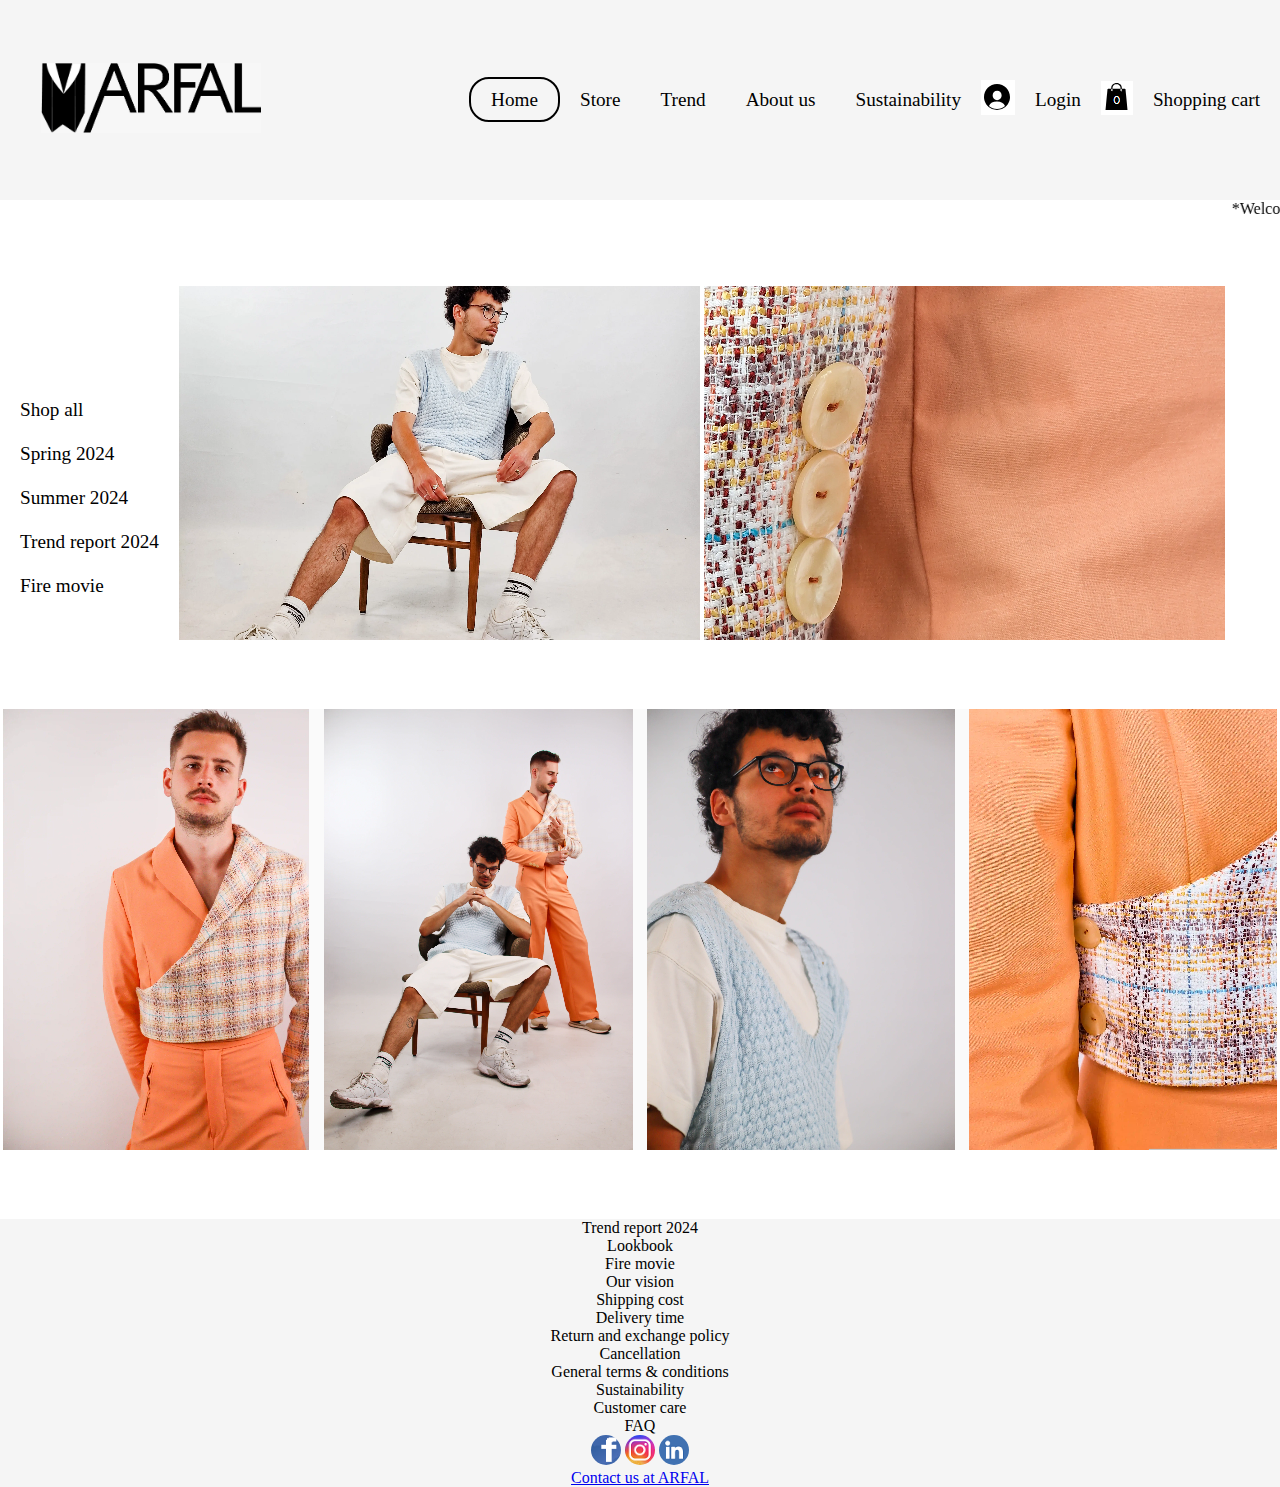
<file: index.html>
<!DOCTYPE html>
<html lang="en">
<head>
    <link rel="stylesheet" href="style.css">
    <link rel="icon" type="image/x-icon" href="favicon.png">
    <meta charset="UTF-8">
    <title>ARFAL Apparel for men</title>
</head>
<body>
  <!-- <hr class="hr1"> -->
    <!--Navigation Bar Starts here-->
    <div id="navbar">
        <div id="logo">
          <!--<marquee behavior="" direction="right" scrollment="2">-->
          <img src="images/brand logo.jpg" alt="ARFAL" id="logoimg" title="ARFAL" />
        </div>
        <!--Navigation Links Starts here-->
        <div id="navlinks">
          <div><a href="index.html" class="linksanchor currentpage">Home</a></div>
          <div><a href="store.html" class="linksanchor">Store</a></div>
          <div><a href="trend.html" class="linksanchor">Trend</a></div>
          <div><a href="aboutus.html" class="linksanchor">About us</a></div>
          <div><a href="sustainability.html" class="linksanchor">Sustainability</a></div>
          <div><img src="images/loging logo.png" alt="login" id="logoimg" title="Login"></div>
          <div><a href="login.html" class="linksanchor">Login</a></div>
          <div><img src="images/shopping logo.png" alt="shopping" id="logoimg" title="Cart"></div>
          <div><a href="shoppingcart.html" class="linksanchor">Shopping cart</a></div>
        </div>
      </div>
    <!--Navigation Bar Ends here-->
    <!-- <hr class="hr1"> -->
    <div id="navbar2">
        <marquee behavior="" direction="left" scrollment="2">
            *Welcome at Arfal slow fashion luxury from The Netherlands crafted for You*   *Timeless pieces for modern unique young men*   *To be cherished and worn longer that one season*   *Buy less-choose well-make last*   *Please check out our blog where we look at sustainability from a fun and practicle side*   *Here we also talk about much loved items that have stood the test of time*   *Let us know when you are happy with our products but make sure you also tell us where we can improve* 
        </marquee>
    </div>
    <!-- Content of the page starts here -->
    <!-- <hr class="hr1"> -->
<div id="wrapper">
    <div id="Content">
        <div class="content-row">
        <div class="links">
          <ul>
            <li><a href="store.html" class="linksanchor">Shop all</a></li>
            <br>
            <li><a href="store.html" class="linksanchor">Spring 2024</a></li>
            <br>
            <li><a href="store.html" class="linksanchor">Summer 2024</a></li>
            <br>
            <li><a href="trend.html" class="linksanchor">Trend report 2024</a></li>
            <br>
            <li><a href="aboutus.html" class="linksanchor">Fire movie</a></li>
          </ul>
        </div>
    <div class="image-container">
        <img src="images/home picture 1.png" alt="ARFAL" class="home" title="Image 1">
    </div>
      </div>
      <div class="image-container">
        <img src="images/home picture 2.png" alt="ARFAL" class="home" title="Image 2">
    </div>
    </div>
</div>
    <!-- Content of the page ends here -->
    <!-- <hr class="hr1"> -->
    <!-- Footer starts here -->
    <div id="footer">
      <div id="footerlinks">
        <div class="footerbody">
          <ul>
            <li><a href="trend.html" class="linksanchor">Trend report 2024</a></li>
            <li><a href="trend.html" class="linksanchor">Lookbook</a></li>
            <li><a href="aboutus.html" class="linksanchor">Fire movie</a></li>
            <li><a href="aboutus.html" class="linksanchor">Our vision</a></li>
            <li><a href="store.html" class="linksanchor">Shipping cost</a></li>
            <li><a href="store.html" class="linksanchor">Delivery time</a></li>
            <li><a href="store.html" class="linksanchor">Return and exchange policy</a></li>
            <li><a href="store.html" class="linksanchor">Cancellation</a></li>
            <li><a href="store.html" class="linksanchor">General terms & conditions</a></li>
            <li><a href="sustainability.html" class="linksanchor">Sustainability</a></li>
            <li><a href="login.html" class="linksanchor">Customer care</a></li>
            <li><a href="FAQ.html" class="linksanchor">FAQ</a></li>
          </ul>
        </div>
      </div>
      <div id="socialmedia">
        <a href="www.facebook.com" target="_blank"><img src="images/facebook.png" alt="Facebook" class="mediaimg" title="Tanjila Rahman Mounita Facebook"></a>
        <a href="www.instagram.com" target="_blank"><img src="images/instagram.png" alt="Instagram" class="mediaimg" title="Tanjila Rahman Mounita Instagram"></a>
        <a href="www.linkedin.com" target="_blank"><img src="images/linkedin.png" alt="LinkedIn" class="mediaimg" title="Tanjila Rahman Mounita LinkedIn"></a>
      </div>
      <div id="footercontact">
        <a href="login.html"> Contact us at ARFAL </a>
      </div>
    </div>
    </body>
</html>
</file>
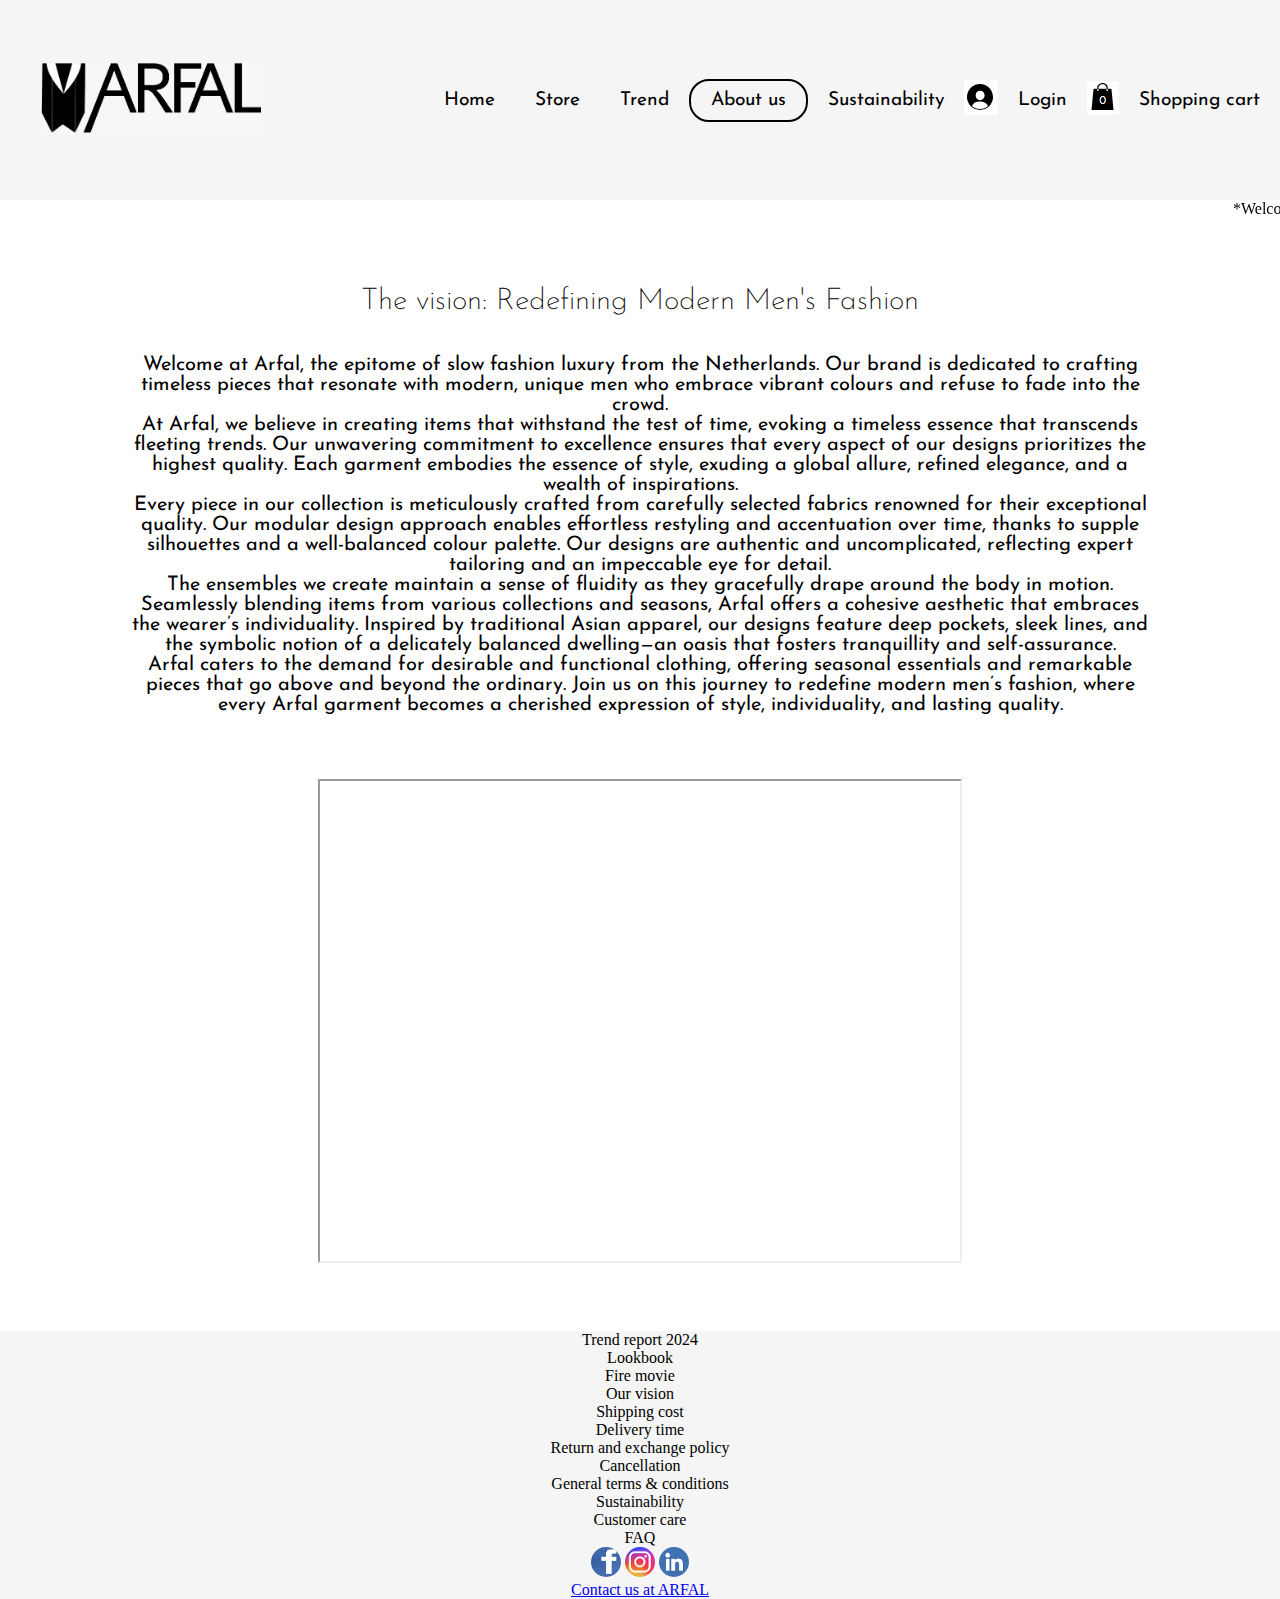
<file: aboutus.html>
<!DOCTYPE html>
<html lang="en">
<head>
    <link rel="preconnect" href="https://fonts.googleapis.com">
<link rel="preconnect" href="https://fonts.gstatic.com" crossorigin>
<link href="https://fonts.googleapis.com/css2?family=Josefin Sans&display=swap" rel="stylesheet">
    <link rel="stylesheet" href="style.css">
    <link rel="icon" type="image/x-icon" href="favicon.png">
    <meta charset="UTF-8">
    <title>ARFAL Apparel for men</title>
</head>
<body>
  <!-- <hr class="hr1"> -->
    <!--Navigation Bar Starts here-->
    <div id="navbar">
        <div id="logo">
          <!--<marquee behavior="" direction="right" scrollment="2">-->
          <img src="images/brand logo.jpg" alt="ARFAL" id="logoimg" title="ARFAL" />
        </div>
        <!--Navigation Links Starts here-->
        <div id="navlinks">
          <div><a href="index.html" class="linksanchor">Home</a></div>
          <div><a href="store.html" class="linksanchor">Store</a></div>
          <div><a href="trend.html" class="linksanchor">Trend</a></div>
          <div><a href="aboutus.html" class="linksanchor currentpage">About us</a></div>
          <div><a href="sustainability.html" class="linksanchor">Sustainability</a></div>
          <div><img src="images/loging logo.png" alt="login" id="logoimg" title="Login"></div>
          <div><a href="login.html" class="linksanchor">Login</a></div>
          <div><img src="images/shopping logo.png" alt="shopping" id="logoimg" title="Cart"></div>
          <div><a href="shopping cart.html" class="linksanchor">Shopping cart</a></div>
        </div>
      </div>
    <!--Navigation Bar Ends here-->
    <!-- <hr class="hr1"> -->
    <div id="navbar2">
        <marquee behavior="" direction="left" scrollment="2">
            *Welcome at Arfal slow fashion luxury from The Netherlands crafted for You*   *Timeless pieces for modern unique young men*   *To be cherished and worn longer that one season*   *Buy less-choose well-make last*   *Please check out our blog where we look at sustainability from a fun and practicle side*   *Here we also talk about much loved items that have stood the test of time*   *Let us know when you are happy with our products but make sure you also tell us where we can improve* 
        </marquee>
    </div>
    <!-- Content of the page starts here -->
    <!-- <hr class="hr1"> -->
    <div id="vision"> 
      <h1 class="font1">
        The vision: Redefining Modern Men's Fashion
      </h1>
      <p class="font2"> 
        Welcome at Arfal, the epitome of slow fashion luxury from the Netherlands. Our brand is dedicated to crafting timeless pieces that resonate with modern, unique men who embrace vibrant colours and refuse to fade into the crowd.
        <br>
        At Arfal, we believe in creating items that withstand the test of time, evoking a timeless essence that transcends fleeting trends. Our unwavering commitment to excellence ensures that every aspect of our designs prioritizes the highest quality. Each garment embodies the essence of style, exuding a global allure, refined elegance, and a wealth of inspirations.
        <br>
        Every piece in our collection is meticulously crafted from carefully selected fabrics renowned for their exceptional quality. Our modular design approach enables effortless restyling and accentuation over time, thanks to supple silhouettes and a well-balanced colour palette. Our designs are authentic and uncomplicated, reflecting expert tailoring and an impeccable eye for detail.
        <br>
        The ensembles we create maintain a sense of fluidity as they gracefully drape around the body in motion. Seamlessly blending items from various collections and seasons, Arfal offers a cohesive aesthetic that embraces the wearer’s individuality. Inspired by traditional Asian apparel, our designs feature deep pockets, sleek lines, and the symbolic notion of a delicately balanced dwelling—an oasis that fosters tranquillity and self-assurance.
        <br>
        Arfal caters to the demand for desirable and functional clothing, offering seasonal essentials and remarkable pieces that go above and beyond the ordinary. Join us on this journey to redefine modern men’s fashion, where every Arfal garment becomes a cherished expression of style, individuality, and lasting quality.
      </p>
    </div>
    <div id="brandmovie">
      <iframe src="https://drive.google.com/file/d/1ZMBAI7uycAPsveFug4VadC7eKt8jHz8v/preview" width="640" height="480" allow="autoplay"></iframe>
       </div>
    <!-- Content of the page ends here -->
    <!-- <hr class="hr1"> -->
    <!-- Footer starts here -->
    <div id="footer">
      <div id="footerlinks">
        <div class="footerbody">
          <ul>
            <li><a href="trend.html" class="linksanchor">Trend report 2024</a></li>
            <li><a href="trend.html" class="linksanchor">Lookbook</a></li>
            <li><a href="aboutus.html" class="linksanchor">Fire movie</a></li>
            <li><a href="aboutus.html" class="linksanchor">Our vision</a></li>
            <li><a href="store.html" class="linksanchor">Shipping cost</a></li>
            <li><a href="store.html" class="linksanchor">Delivery time</a></li>
            <li><a href="store.html" class="linksanchor">Return and exchange policy</a></li>
            <li><a href="store.html" class="linksanchor">Cancellation</a></li>
            <li><a href="store.html" class="linksanchor">General terms & conditions</a></li>
            <li><a href="sustainability.html" class="linksanchor">Sustainability</a></li>
            <li><a href="login.html" class="linksanchor">Customer care</a></li>
            <li><a href="FAQ.html" class="linksanchor">FAQ</a></li>
          </ul>
        </div>
      </div>
      <div id="socialmedia">
        <a href="www.facebook.com" target="_blank"><img src="images/facebook.png" alt="Facebook" class="mediaimg" title="Tanjila Rahman Mounita Facebook"></a>
        <a href="www.instagram.com" target="_blank"><img src="images/instagram.png" alt="Instagram" class="mediaimg" title="Tanjila Rahman Mounita Instagram"></a>
        <a href="www.linkedin.com" target="_blank"><img src="images/linkedin.png" alt="LinkedIn" class="mediaimg" title="Tanjila Rahman Mounita LinkedIn"></a>
      </div>
      <div id="footercontact">
        <a href="login.html"> Contact us at ARFAL </a>
      </div>
    </div>
    <!-- Footer ends here -->
</body>
</html>
</file>
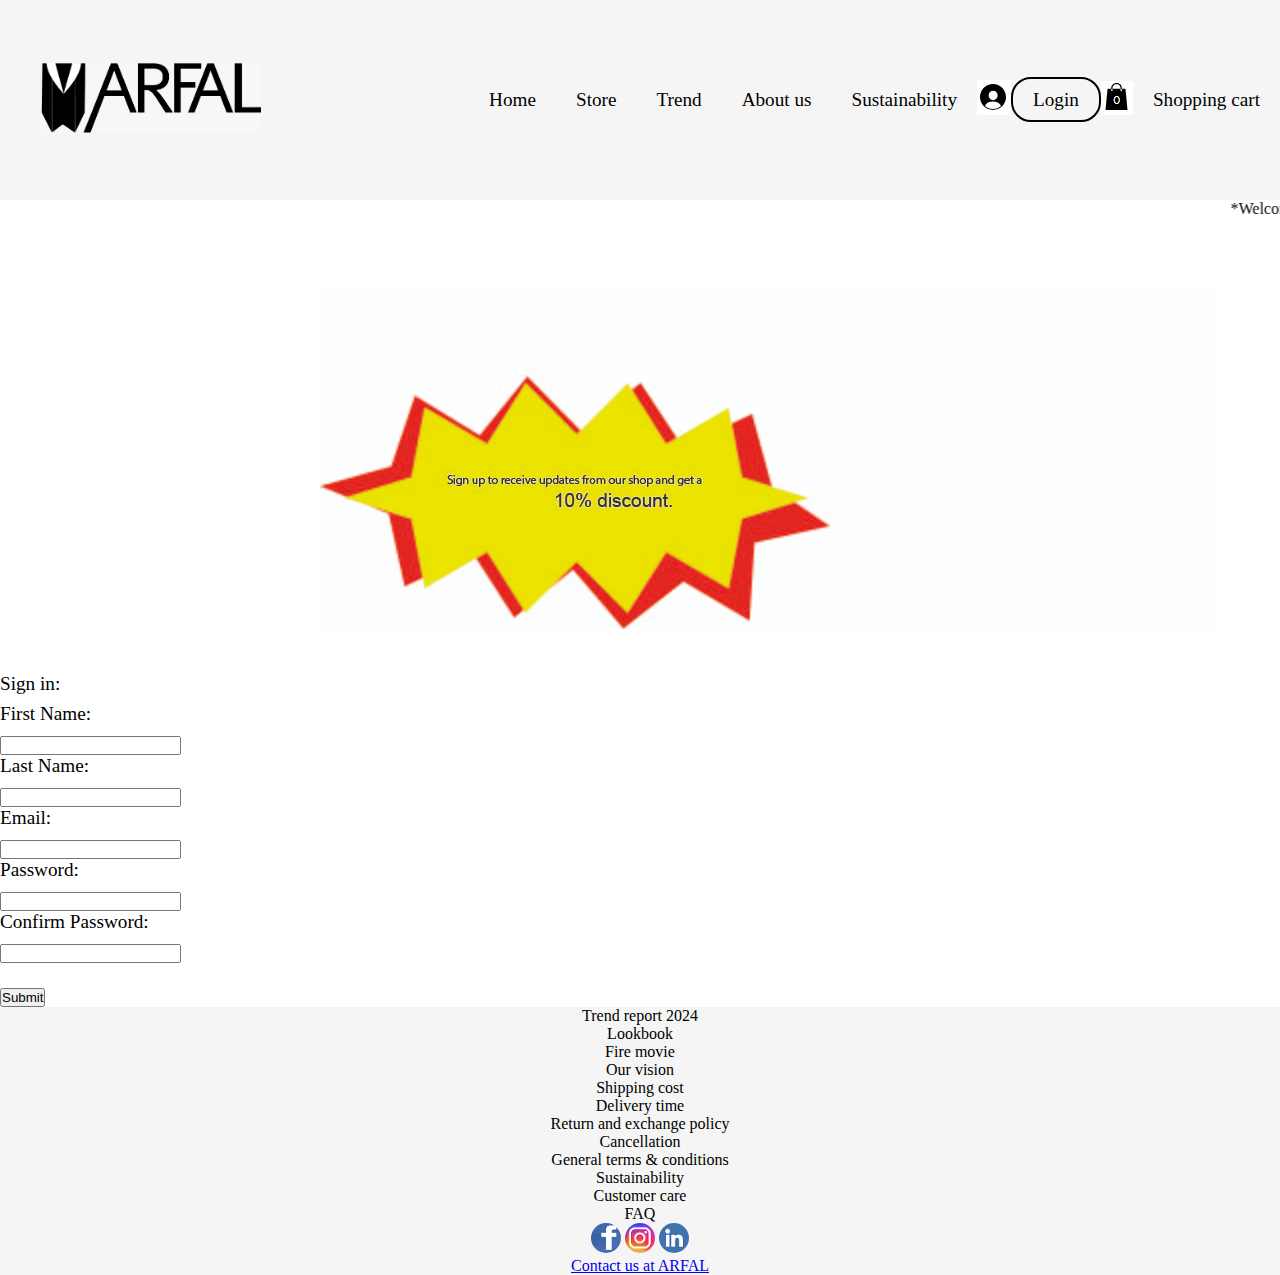
<file: login.html>
<!DOCTYPE html>
<html lang="en">
<head>
  <link href="https://cdn.jsdelivr.net/npm/bootstrap@5.3.2/dist/css/bootstrap.min.css" rel="stylesheet" integrity="sha384-T3c6CoIi6uLrA9TneNEoa7RxnatzjcDSCmG1MXxSR1GAsXEV/Dwwykc2MPK8M2HN" crossorigin="anonymous">
    <script src="https://cdn.jsdelivr.net/npm/bootstrap@5.3.2/dist/js/bootstrap.bundle.min.js" integrity="sha384-C6RzsynM9kWDrMNeT87bh95OGNyZPhcTNXj1NW7RuBCsyN/o0jlpcV8Qyq46cDfL" crossorigin="anonymous"></script>
    <link rel="preconnect" href="https://fonts.googleapis.com">
<link rel="preconnect" href="https://fonts.gstatic.com" crossorigin>
    <link rel="stylesheet" href="style.css">
    <link rel="icon" type="image/x-icon" href="favicon.png">
    <meta charset="UTF-8">
    <title>ARFAL Apparel for men</title>
    <style>
      label {
          display: block;
          margin-bottom: 8px;
      }
  </style>
</head>
<body>
  <!-- <hr class="hr1"> -->
    <!--Navigation Bar Starts here-->
    <div id="navbar">
        <div id="logo">
          <!--<marquee behavior="" direction="right" scrollment="2">-->
          <img src="images/brand logo.jpg" alt="ARFAL" id="logoimg" title="ARFAL" />
        </div>
        <!--Navigation Links Starts here-->
        <div id="navlinks">
          <div><a href="index.html" class="linksanchor">Home</a></div>
          <div><a href="store.html" class="linksanchor">Store</a></div>
          <div><a href="trend.html" class="linksanchor">Trend</a></div>
          <div><a href="aboutus.html" class="linksanchor">About us</a></div>
          <div><a href="sustainability.html" class="linksanchor">Sustainability</a></div>
          <div><img src="images/loging logo.png" alt="login" id="logoimg" title="Login"></div>
          <div><a href="login.html" class="linksanchor currentpage">Login</a></div>
          <div><img src="images/shopping logo.png" alt="shopping" id="logoimg" title="Cart"></div>
          <div><a href="shoppingcart.html" class="linksanchor">Shopping cart</a></div>
        </div>
      </div>
    <!--Navigation Bar Ends here-->
    <!-- <hr class="hr1"> -->
    <div id="navbar2">
        <marquee behavior="" direction="left" scrollment="2">
            *Welcome at Arfal slow fashion luxury from The Netherlands crafted for You*   *Timeless pieces for modern unique young men*   *To be cherished and worn longer that one season*   *Buy less-choose well-make last*   *Please check out our blog where we look at sustainability from a fun and practicle side*   *Here we also talk about much loved items that have stood the test of time*   *Let us know when you are happy with our products but make sure you also tell us where we can improve* 
        </marquee>
    </div>
    <!-- Content of the page starts here -->
    <div id="login">
      <div id="container" class="shaking-image">
            <img src="images/discount.jpg" alt="signin" class="discount" title="signin">
        </div>
          <br> <br>
            <label for="uemail">Sign in:</label>
         <form id="registrationForm">
  <!-- Basic input fields for registration -->
  <label for="firstName">First Name:</label>
  <input type="text" id="firstName" name="firstName" required>

  <label for="lastName">Last Name:</label>
  <input type="text" id="lastName" name="lastName" required>

  <label for="email">Email:</label>
  <input type="email" id="email" name="email" required>

  <label for="password">Password:</label>
  <input type="password" id="password" name="password" required>

  <label for="confirmPassword">Confirm Password:</label>
  <input type="password" id="confirmPassword" name="confirmPassword" required>
<br> <br>
  <!-- Submit button -->
  <button type="button" onclick="validateForm()">Submit</button>
</form>

<script>
  function validateForm() {
      // Get form values
      var firstName = document.getElementById('firstName').value;
      var lastName = document.getElementById('lastName').value;
      var email = document.getElementById('email').value;
      var password = document.getElementById('password').value;
      var confirmPassword = document.getElementById('confirmPassword').value;

      // Basic validation 
      if (firstName === '' || lastName === '' || email === '' || password === '' || confirmPassword === '') {
          alert('Please fill in all fields.');
          return;
      }

      if (password !== confirmPassword) {
          alert('Passwords do not match.');
          return;
      }
      alert('Registration successful!');
  }
</script>
</div>
</div>
    <!-- Content of the page ends here -->
    
    <!-- Footer starts here -->
    <div id="footer">
        <div id="footerlinks">
          <div class="footerbody">
            <ul>
              <li><a href="trend.html" class="linksanchor">Trend report 2024</a></li>
              <li><a href="trend.html" class="linksanchor">Lookbook</a></li>
              <li><a href="aboutus.html" class="linksanchor">Fire movie</a></li>
              <li><a href="aboutus.html" class="linksanchor">Our vision</a></li>
              <li><a href="store.html" class="linksanchor">Shipping cost</a></li>
              <li><a href="store.html" class="linksanchor">Delivery time</a></li>
              <li><a href="store.html" class="linksanchor">Return and exchange policy</a></li>
              <li><a href="store.html" class="linksanchor">Cancellation</a></li>
              <li><a href="store.html" class="linksanchor">General terms & conditions</a></li>
              <li><a href="sustainability.html" class="linksanchor">Sustainability</a></li>
              <li><a href="login.html" class="linksanchor">Customer care</a></li>
              <li><a href="FAQ.html" class="linksanchor">FAQ</a></li>
            </ul>
          </div>
        </div>
        <div id="socialmedia">
          <a href="www.facebook.com" target="_blank"><img src="images/facebook.png" alt="Facebook" class="mediaimg" title="Tanjila Rahman Mounita Facebook"></a>
          <a href="www.instagram.com" target="_blank"><img src="images/instagram.png" alt="Instagram" class="mediaimg" title="Tanjila Rahman Mounita Instagram"></a>
          <a href="www.linkedin.com" target="_blank"><img src="images/linkedin.png" alt="LinkedIn" class="mediaimg" title="Tanjila Rahman Mounita LinkedIn"></a>
        </div>
        <div id="footercontact">
          <a href="login.html"> Contact us at ARFAL </a>
        </div>
      </div>
    <!-- Footer ends here -->
</body>
</html>
</file>
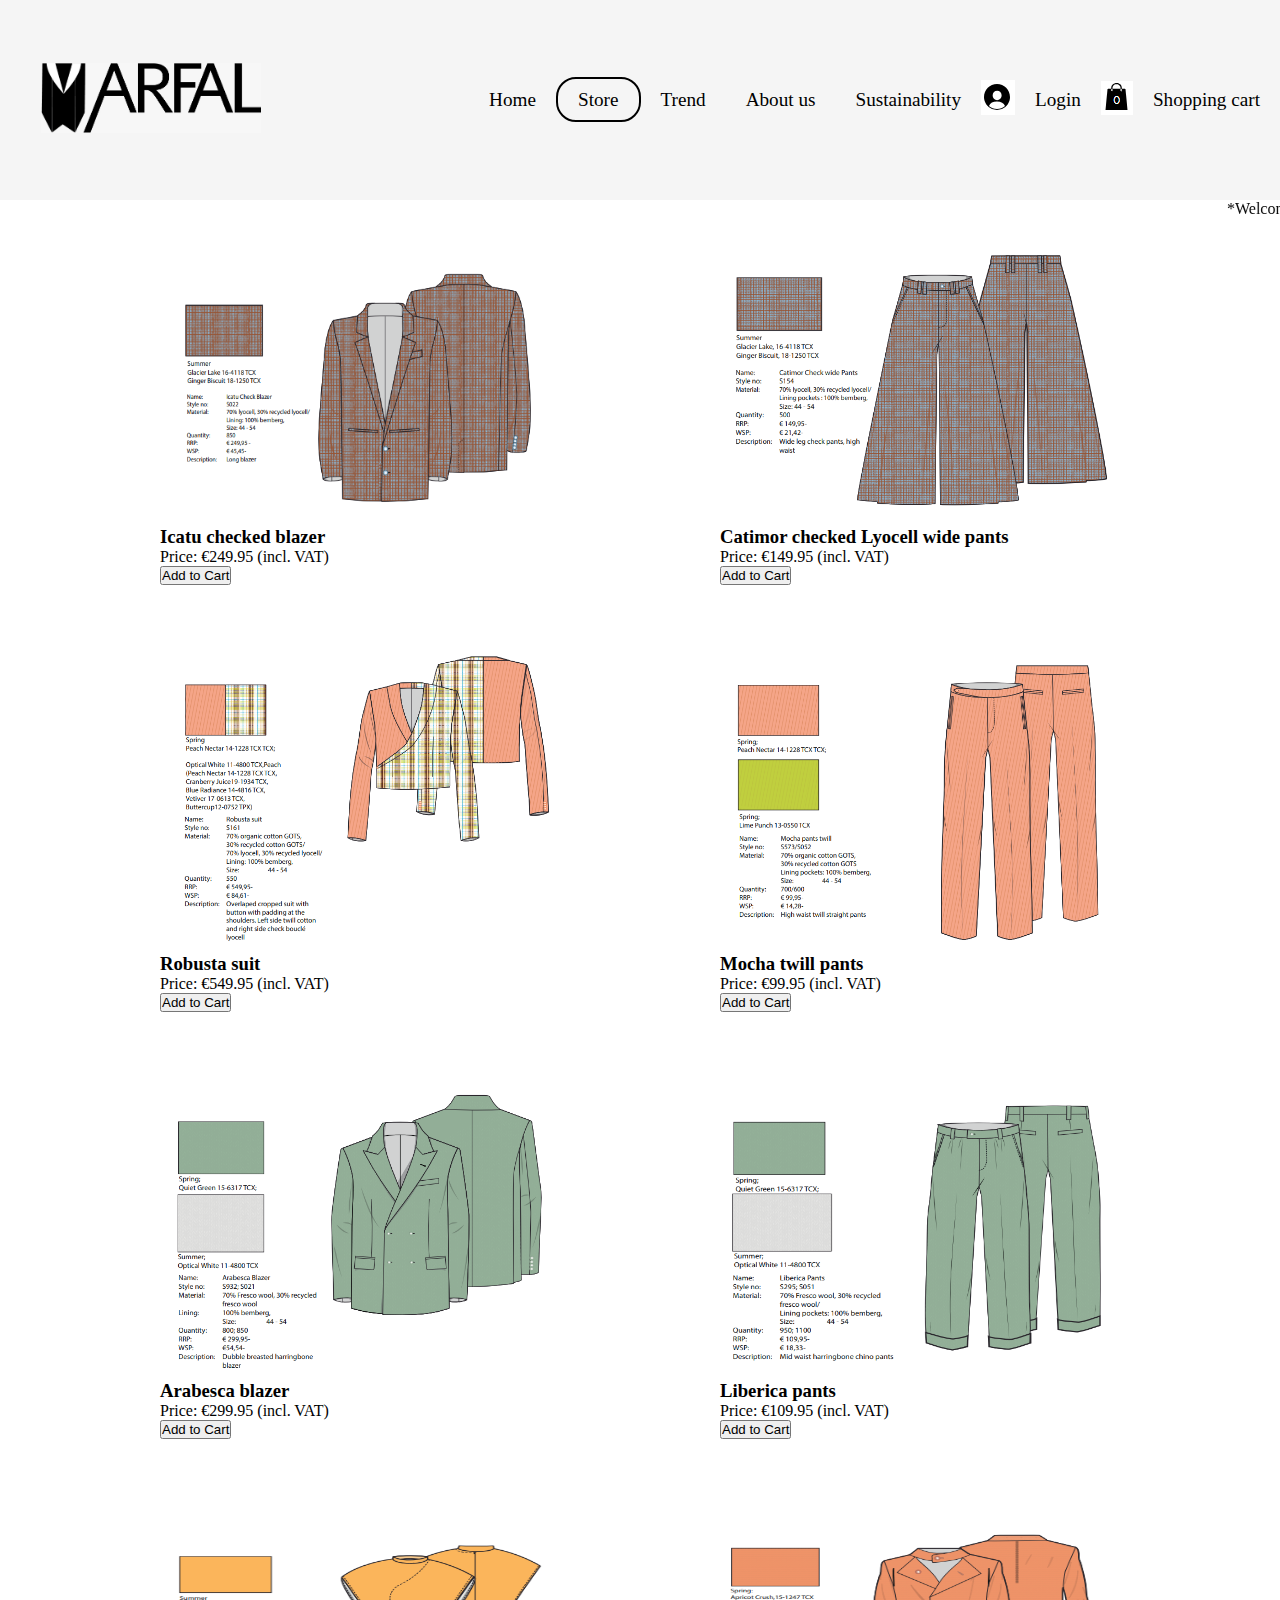
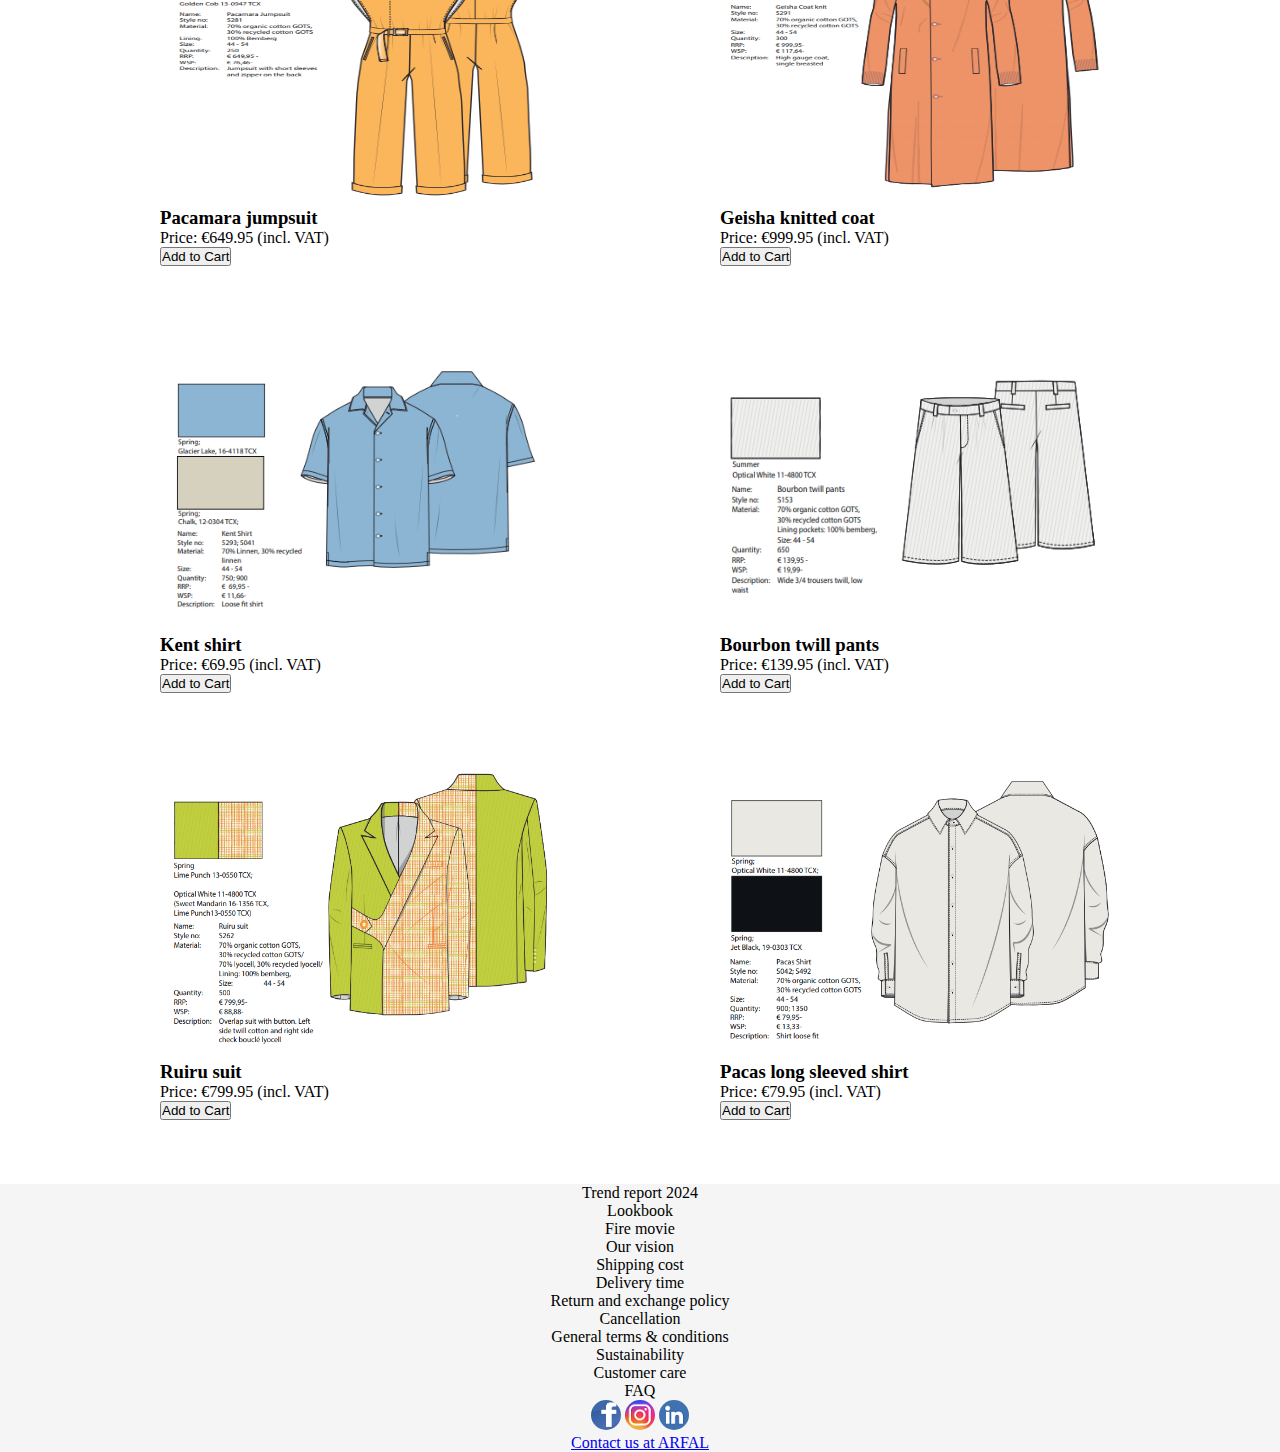
<file: store.html>
<!DOCTYPE html>
<html lang="en">
<head>
  <link href="https://cdn.jsdelivr.net/npm/bootstrap@5.3.2/dist/css/bootstrap.min.css" rel="stylesheet" integrity="sha384-T3c6CoIi6uLrA9TneNEoa7RxnatzjcDSCmG1MXxSR1GAsXEV/Dwwykc2MPK8M2HN" crossorigin="anonymous">
    <script src="https://cdn.jsdelivr.net/npm/bootstrap@5.3.2/dist/js/bootstrap.bundle.min.js" integrity="sha384-C6RzsynM9kWDrMNeT87bh95OGNyZPhcTNXj1NW7RuBCsyN/o0jlpcV8Qyq46cDfL" crossorigin="anonymous"></script>
    <link rel="preconnect" href="https://fonts.googleapis.com">
<link rel="preconnect" href="https://fonts.gstatic.com" crossorigin>
<link href="https://fonts.googleapis.com/css2?family=Lobster&display=swap" rel="stylesheet">
    <link rel="stylesheet" href="style.css">
    <link rel="icon" type="image/x-icon" href="favicon.png">
    <meta charset="UTF-8">
    <title>ARFAL Apparel for men</title>
</head>
<body>
  <!-- <hr class="hr1"> -->
    <!--Navigation Bar Starts here-->
    <div id="navbar">
        <div id="logo">
          <!--<marquee behavior="" direction="right" scrollment="2">-->
          <img src="images/brand logo.jpg" alt="ARFAL" id="logoimg" title="ARFAL" />
        </div>
        <!--Navigation Links Starts here-->
        <div id="navlinks">
          <div><a href="index.html" class="linksanchor">Home</a></div>
          <div><a href="store.html" class="linksanchor currentpage">Store</a></div>
          <div><a href="trend.html" class="linksanchor">Trend</a></div>
          <div><a href="aboutus.html" class="linksanchor">About us</a></div>
          <div><a href="sustainability.html" class="linksanchor">Sustainability</a></div>
          <div><img src="images/loging logo.png" alt="login" id="logoimg" title="Login"></div>
          <div><a href="login.html" class="linksanchor">Login</a></div>
          <div><img src="images/shopping logo.png" alt="shopping" id="logoimg" title="Cart"></div>
          <div><a href="shoppingcart.html" class="linksanchor">Shopping cart</a></div>
        </div>
      </div>
    <!--Navigation Bar Ends here-->
    <!-- <hr class="hr1"> -->
    <div id="navbar2">
        <marquee behavior="" direction="left" scrollment="2">
            *Welcome at Arfal slow fashion luxury from The Netherlands crafted for You*   *Timeless pieces for modern unique young men*   *To be cherished and worn longer that one season*   *Buy less-choose well-make last*   *Please check out our blog where we look at sustainability from a fun and practicle side*   *Here we also talk about much loved items that have stood the test of time*   *Let us know when you are happy with our products but make sure you also tell us where we can improve* 
        </marquee>
    </div>
    <!-- Content of the page starts here -->
    <!-- <hr class="hr1"> -->
    <div id="store">
      <div class="product" data-id="1" data-name="Icatu checked blazer" data-price="249.95">
       <img src="images/item1.png" alt="" class="itemimage">
          <h3>Icatu checked blazer</h3>
        <p>Price: €249.95 (incl. VAT) </p>
          <button onclick="addToCart(1)">Add to Cart</button>
      </div>
      <div class="product" data-id="2" data-name="Catimor checked Lyocell wide pants" data-price="149.95">
          <img src="images/item6.png" alt="" class="itemimage">
          <h3>Catimor checked Lyocell wide pants </h3>
          <p>Price: €149.95 (incl. VAT) </p>
          <button onclick="addToCart(2)">Add to Cart</button>
        </div>
      </div>
      <div id="store">
        <div class="product" data-id="3" data-name="Robusta suit" data-price="549.95">
            <img src="images/item2.png" alt="" class="itemimage">
            <h3>Robusta suit </h3>
            <p> Price: €549.95 (incl. VAT) </p>
            <button onclick="addToCart(3)">Add to Cart</button>
        </div>
        <div class="product" data-id="4" data-name="Mocha twill pants" data-price="99.95">
            <img src="images/item3.png" alt="" class="itemimage">
            <h3>Mocha twill pants</h3>
            <p>Price: €99.95 (incl. VAT) </p>
            <button onclick="addToCart(4)">Add to Cart</button>
        </div>
        </div>
        <div id="store">
          <div class="product" data-id="5" data-name="Arabesca blazer" data-price="299.95">
              <img src="images/item5.png" alt="" class="itemimage">
              <h3>Arabesca blazer</h3>
              <p>Price: €299.95 (incl. VAT) </p>
              <button onclick="addToCart(5)">Add to Cart</button>
          </div>
          <div class="product" data-id="6" data-name="Liberica pants" data-price="109.95">
              <img src="images/item7.png" alt="" class="itemimage">
              <h3>Liberica pants</h3>
            <p>Price: €109.95 (incl. VAT) </p>
              <button onclick="addToCart(6)">Add to Cart</button>
          </div>
          </div>
          <div id="store">
            <div class="product" data-id="7" data-name="Pacamara jumpsuit" data-price="649.95">
              <img src="images/item9.png" alt="" class="itemimage">
              <h3>Pacamara jumpsuit</h3>
          <p>Price: €649.95 (incl. VAT) </p>
              <button onclick="addToCart(7)">Add to Cart</button>
          </div>
            <div class="product" data-id="8" data-name="Geisha knitted coat" data-price="999.95">
                <img src="images/item10.png" alt="" class="itemimage">
                <h3>Geisha knitted coat</h3>
            <p>Price: €999.95 (incl. VAT) </p>
                <button onclick="addToCart(8)">Add to Cart</button>
            </div>
            </div>
            <div id="store">
              <div class="product" data-id="9" data-name="Kent shirt" data-price="69.95">
                  <img src="images/item11.png" alt="" class="itemimage">
                  <h3>Kent shirt</h3>
            <p>Price: €69.95 (incl. VAT) </p>
                  <button onclick="addToCart(9)">Add to Cart</button>
              </div>
              <div class="product" data-id="10" data-name="Bourbon twill pants" data-price="139.95">
                  <img src="images/item12.png" alt="" class="itemimage">
                  <h3>Bourbon twill pants</h3>
            <p>Price: €139.95 (incl. VAT) </p>
                  <button onclick="addToCart(10)">Add to Cart</button>
              </div>
              </div>
              <div id="store">
                <div class="product" data-id="11" data-name="Ruiru suit" data-price="799.95">
                    <img src="images/item4.png" alt="" class="itemimage">
                    <h3>Ruiru suit</h3>
            <p>Price: €799.95 (incl. VAT) </p>
                    <button onclick="addToCart(11)">Add to Cart</button>
                </div>
                <div class="product" data-id="12" data-name="Pacas long sleeved shirt" data-price="79.95">
                    <img src="images/item8.png" alt="" class="itemimage">
                    <h3>Pacas long sleeved shirt</h3>
            <p>Price: €79.95 (incl. VAT) </p>
                    <button onclick="addToCart(12)">Add to Cart</button>
                </div>
                </div>
    <!-- Content of the page ends here -->
    <script>
      function addToCart(productId) {
          // Assuming the cart data is stored in localStorage for simplicity
          var cart = JSON.parse(localStorage.getItem('cart')) || [];
  
          // Find the product in the cart (if it already exists)
          var existingProduct = cart.find(item => item.id === productId);
  
          if (existingProduct) {
              // If the product is already in the cart, you might want to update quantity or take other actions
              existingProduct.quantity += 1;
          } else {
              // If the product is not in the cart, add it
              var product = {
                  id: productId,
                  name: "Product " + productId,
                  price: 0.00, // You can fetch the actual price from the data attribute or elsewhere
                  quantity: 1  // Assuming an initial quantity of 1
              };
  
              cart.push(product);
          }
  
          // Update the cart data in localStorage
          localStorage.setItem('cart', JSON.stringify(cart));
  
          // Redirect to the shopping cart page
          window.location.href = 'shoppingcart.html';
      }
  </script>
    <!-- <hr class="hr1"> -->
    <!-- Footer starts here -->
    <div id="footer">
      <div id="footerlinks">
        <div class="footerbody">
          <ul>
            <li><a href="trend.html" class="linksanchor">Trend report 2024</a></li>
            <li><a href="trend.html" class="linksanchor">Lookbook</a></li>
            <li><a href="aboutus.html" class="linksanchor">Fire movie</a></li>
            <li><a href="aboutus.html" class="linksanchor">Our vision</a></li>
            <li><a href="store.html" class="linksanchor">Shipping cost</a></li>
            <li><a href="store.html" class="linksanchor">Delivery time</a></li>
            <li><a href="store.html" class="linksanchor">Return and exchange policy</a></li>
            <li><a href="store.html" class="linksanchor">Cancellation</a></li>
            <li><a href="store.html" class="linksanchor">General terms & conditions</a></li>
            <li><a href="sustainability.html" class="linksanchor">Sustainability</a></li>
            <li><a href="login.html" class="linksanchor">Customer care</a></li>
            <li><a href="FAQ.html" class="linksanchor">FAQ</a></li>
          </ul>
        </div>
      </div>
      <div id="socialmedia">
        <a href="www.facebook.com" target="_blank"><img src="images/facebook.png" alt="Facebook" class="mediaimg" title="Tanjila Rahman Mounita Facebook"></a>
        <a href="www.instagram.com" target="_blank"><img src="images/instagram.png" alt="Instagram" class="mediaimg" title="Tanjila Rahman Mounita Instagram"></a>
        <a href="www.linkedin.com" target="_blank"><img src="images/linkedin.png" alt="LinkedIn" class="mediaimg" title="Tanjila Rahman Mounita LinkedIn"></a>
      </div>
      <div id="footercontact">
        <a href="login.html"> Contact us at ARFAL </a>
      </div>
    </div>
    <!-- Footer ends here -->
</body>
</html>
</file>
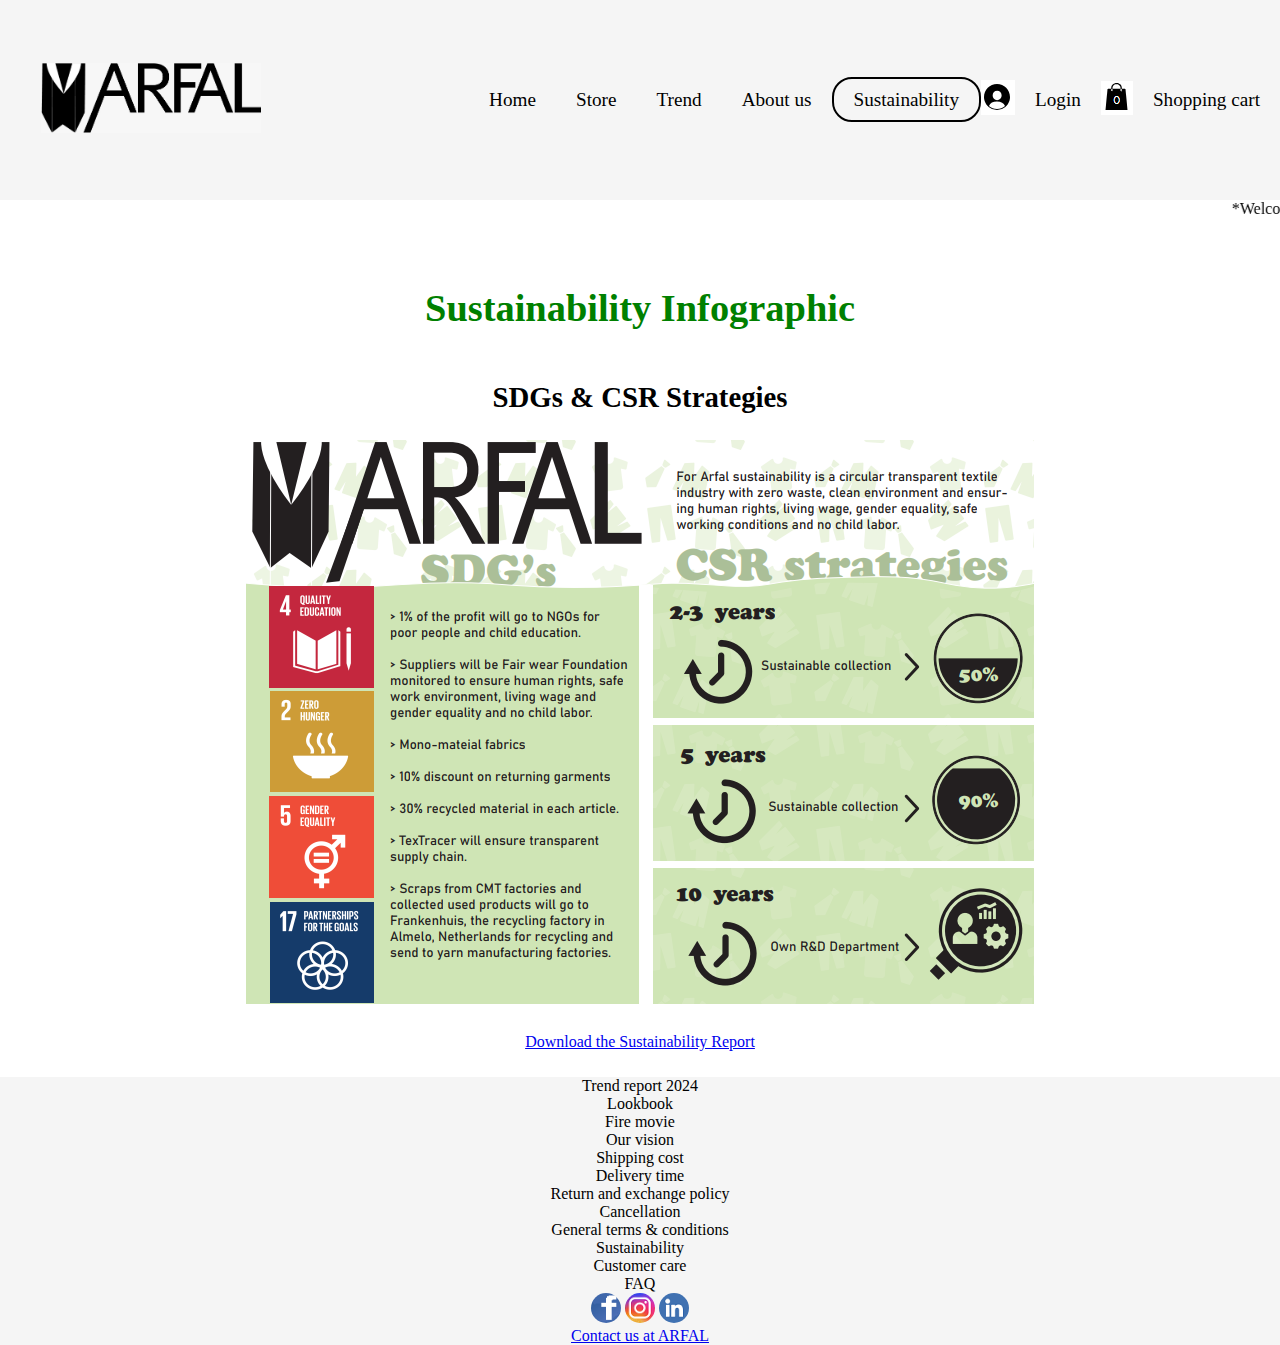
<file: sustainability.html>
<!DOCTYPE html>
<html lang="en">
<head>
    <link rel="preconnect" href="https://fonts.googleapis.com">
<link rel="preconnect" href="https://fonts.gstatic.com" crossorigin>
<link href="https://fonts.googleapis.com/css2?family=Lobster&display=swap" rel="stylesheet">
    <link rel="stylesheet" href="style.css">
    <link rel="icon" type="image/x-icon" href="favicon.png">
    <meta charset="UTF-8">
    <title>ARFAL Apparel for men</title>
</head>
<body>
  <!-- <hr class="hr1"> -->
    <!--Navigation Bar Starts here-->
    <div id="navbar">
        <div id="logo">
          <!--<marquee behavior="" direction="right" scrollment="2">-->
          <img src="images/brand logo.jpg" alt="ARFAL" id="logoimg" title="ARFAL" />
        </div>
        <!--Navigation Links Starts here-->
        <div id="navlinks">
          <div><a href="index.html" class="linksanchor">Home</a></div>
          <div><a href="store.html" class="linksanchor">Store</a></div>
          <div><a href="trend.html" class="linksanchor">Trend</a></div>
          <div><a href="aboutus.html" class="linksanchor">About us</a></div>
          <div><a href="sustainability.html" class="linksanchor currentpage">Sustainability</a></div>
          <div><img src="images/loging logo.png" alt="login" id="logoimg" title="Login"></div>
          <div><a href="login.html" class="linksanchor">Login</a></div>
          <div><img src="images/shopping logo.png" alt="shopping" id="logoimg" title="Cart"></div>
          <div><a href="shopping cart.html" class="linksanchor">Shopping cart</a></div>
        </div>
      </div>
    <!--Navigation Bar Ends here-->
    <!-- <hr class="hr1"> -->
    <div id="navbar2">
        <marquee behavior="" direction="left" scrollment="2">
            *Welcome at Arfal slow fashion luxury from The Netherlands crafted for You*   *Timeless pieces for modern unique young men*   *To be cherished and worn longer that one season*   *Buy less-choose well-make last*   *Please check out our blog where we look at sustainability from a fun and practicle side*   *Here we also talk about much loved items that have stood the test of time*   *Let us know when you are happy with our products but make sure you also tell us where we can improve* 
        </marquee>
    </div>
    <!-- Content of the page starts here -->
    <!-- <hr class="hr1"> -->
    <div id="title">
      <h1 style="color: green">Sustainability Infographic</h1> 
    </div>
    <div id="subtitle">
      <h2>SDGs & CSR Strategies</h2> 
    </div>
<div id="image">
  <img src="images/sustainability.png" alt="sustainability" id="sustainability" title="sustainability">
</div>
<!-- Your browser does not support PDFs  -->
<!-- <a href="Sustainability Report.pdf">Download the PDF</a> -->
<div id="report">
  <a href="Sustainability Report.pdf">Download the Sustainability Report</a>
</div>
    <!-- Content of the page ends here -->
    <!-- <hr class="hr1"> -->
    <!-- Footer starts here -->
    <div id="footer">
      <div id="footerlinks">
        <div class="footerbody">
          <ul>
            <li><a href="trend.html" class="linksanchor">Trend report 2024</a></li>
            <li><a href="trend.html" class="linksanchor">Lookbook</a></li>
            <li><a href="aboutus.html" class="linksanchor">Fire movie</a></li>
            <li><a href="aboutus.html" class="linksanchor">Our vision</a></li>
            <li><a href="store.html" class="linksanchor">Shipping cost</a></li>
            <li><a href="store.html" class="linksanchor">Delivery time</a></li>
            <li><a href="store.html" class="linksanchor">Return and exchange policy</a></li>
            <li><a href="store.html" class="linksanchor">Cancellation</a></li>
            <li><a href="store.html" class="linksanchor">General terms & conditions</a></li>
            <li><a href="sustainability.html" class="linksanchor">Sustainability</a></li>
            <li><a href="login.html" class="linksanchor">Customer care</a></li>
            <li><a href="FAQ.html" class="linksanchor">FAQ</a></li>
          </ul>
        </div>
      </div>
      <div id="socialmedia">
        <a href="www.facebook.com" target="_blank"><img src="images/facebook.png" alt="Facebook" class="mediaimg" title="Tanjila Rahman Mounita Facebook"></a>
        <a href="www.instagram.com" target="_blank"><img src="images/instagram.png" alt="Instagram" class="mediaimg" title="Tanjila Rahman Mounita Instagram"></a>
        <a href="www.linkedin.com" target="_blank"><img src="images/linkedin.png" alt="LinkedIn" class="mediaimg" title="Tanjila Rahman Mounita LinkedIn"></a>
      </div>
      <div id="footercontact">
        <a href="login.html"> Contact us at ARFAL </a>
      </div>
    </div>
    <!-- Footer ends here -->
</body>
</html>
</file>
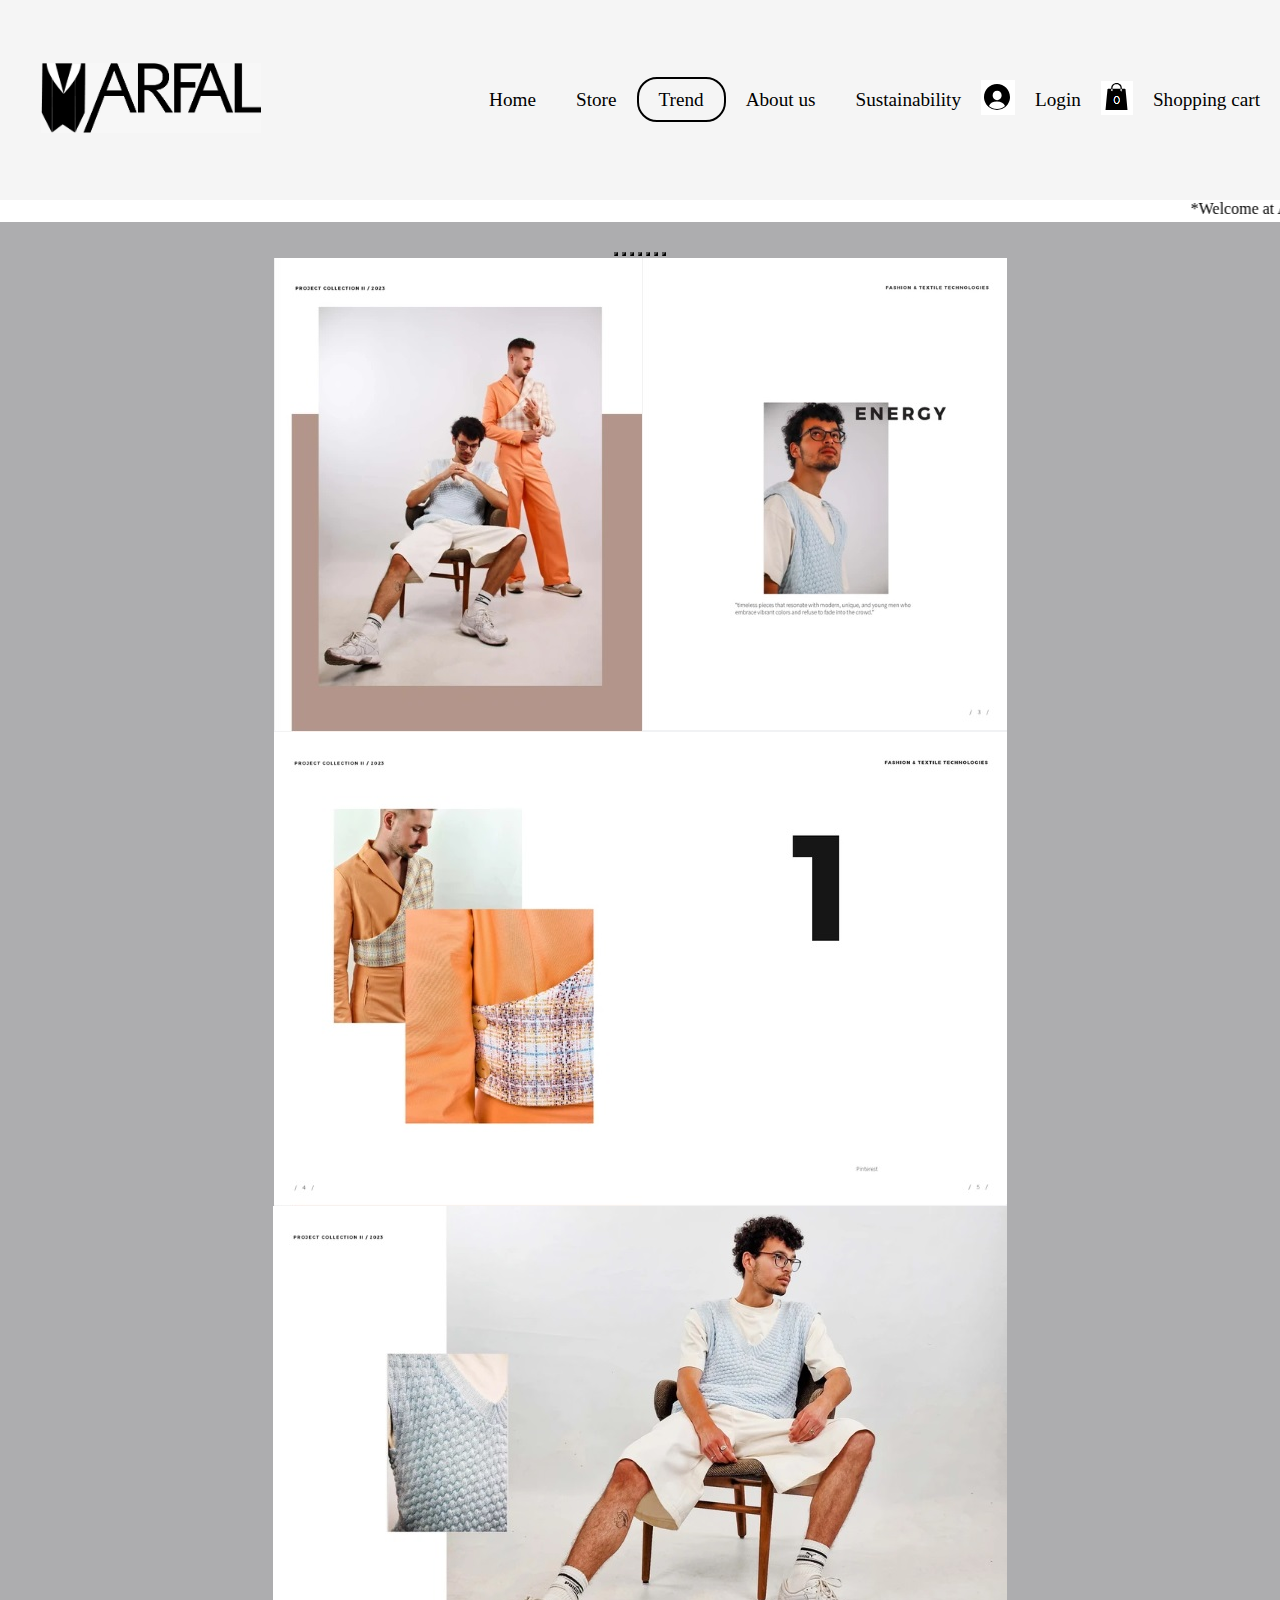
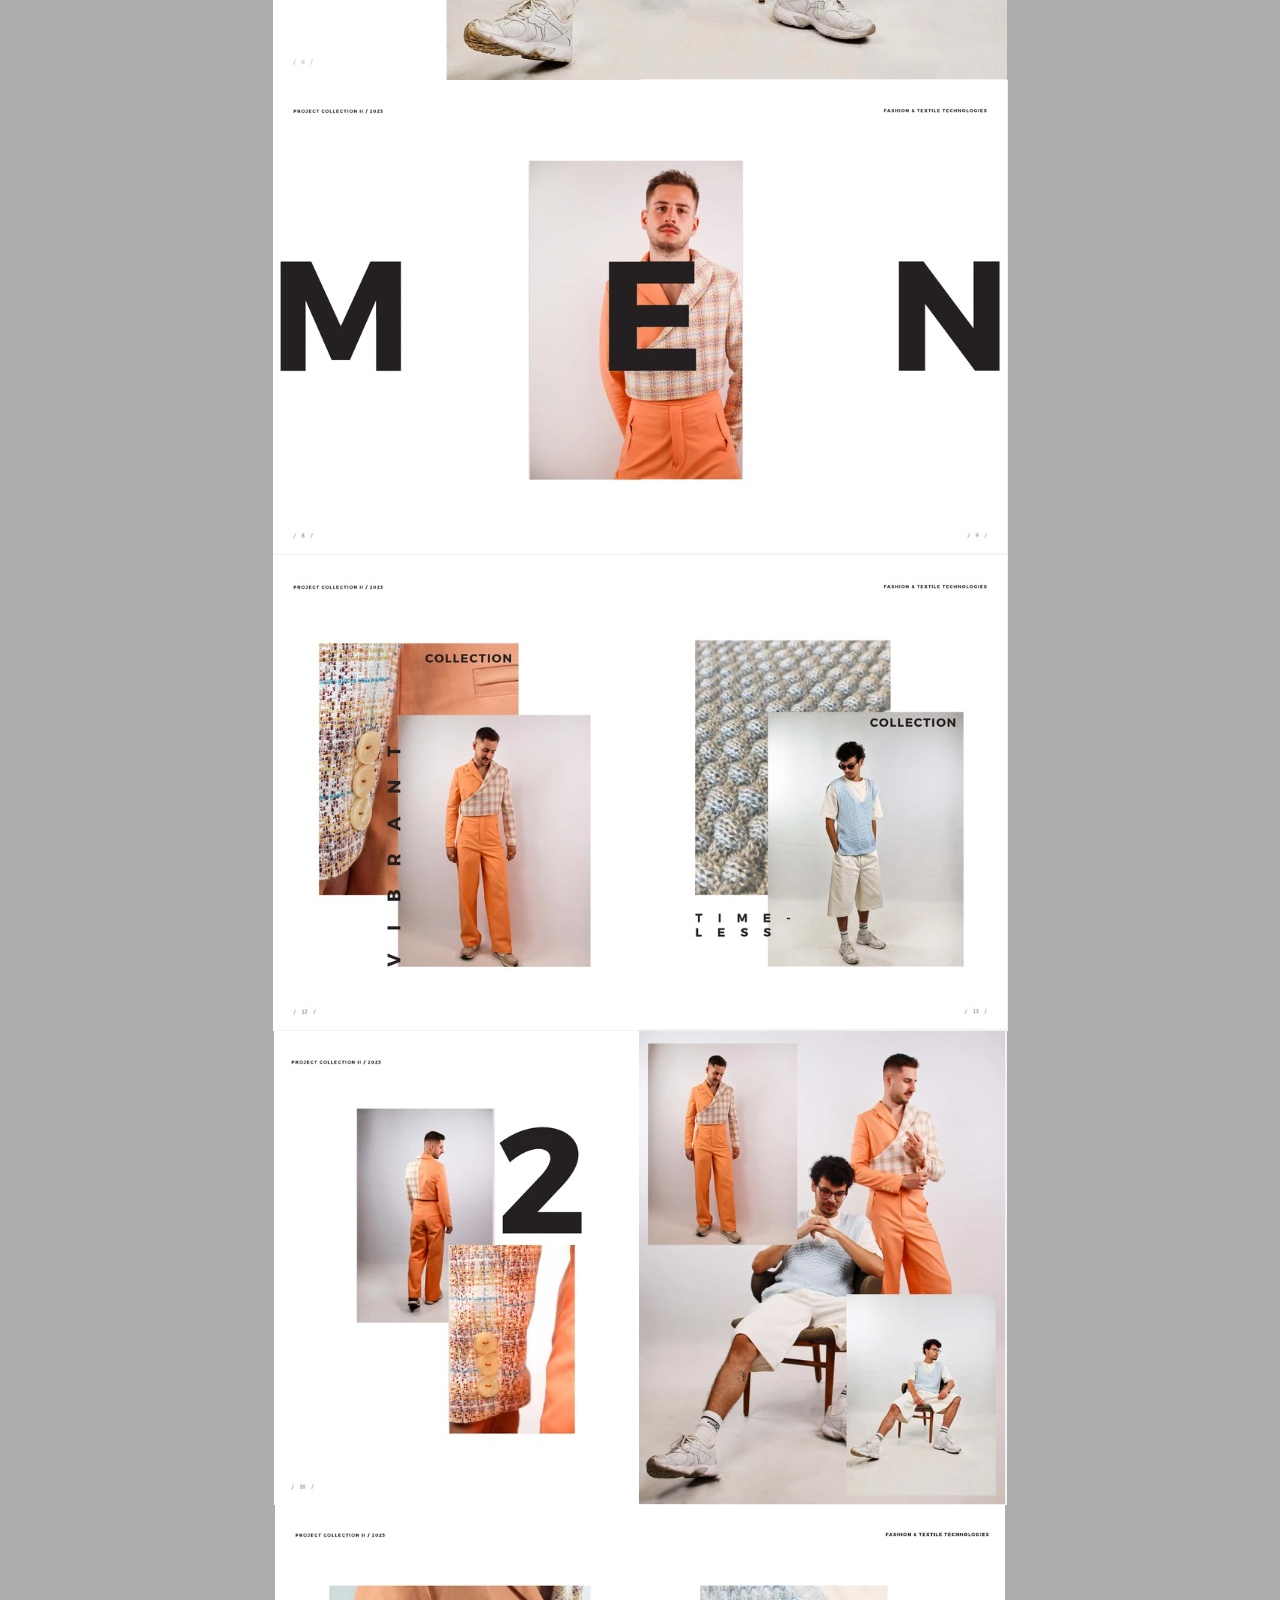
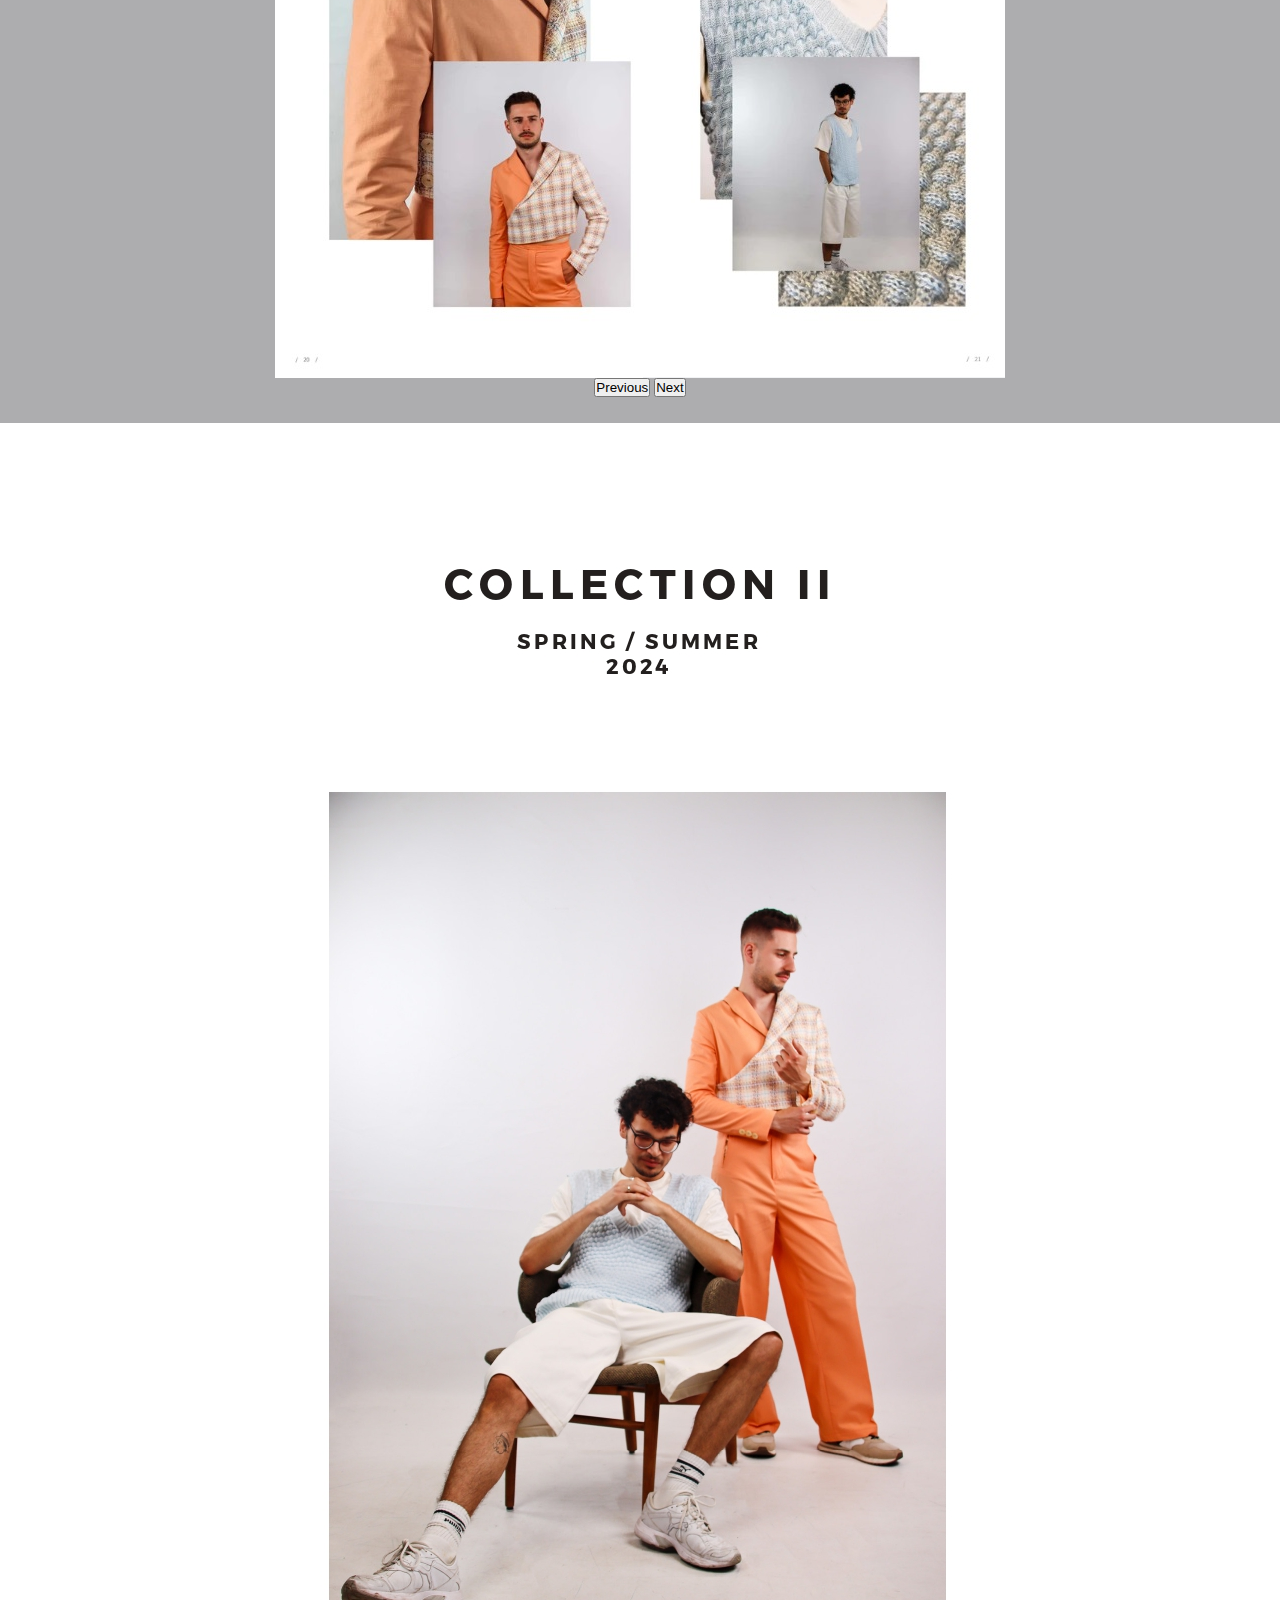
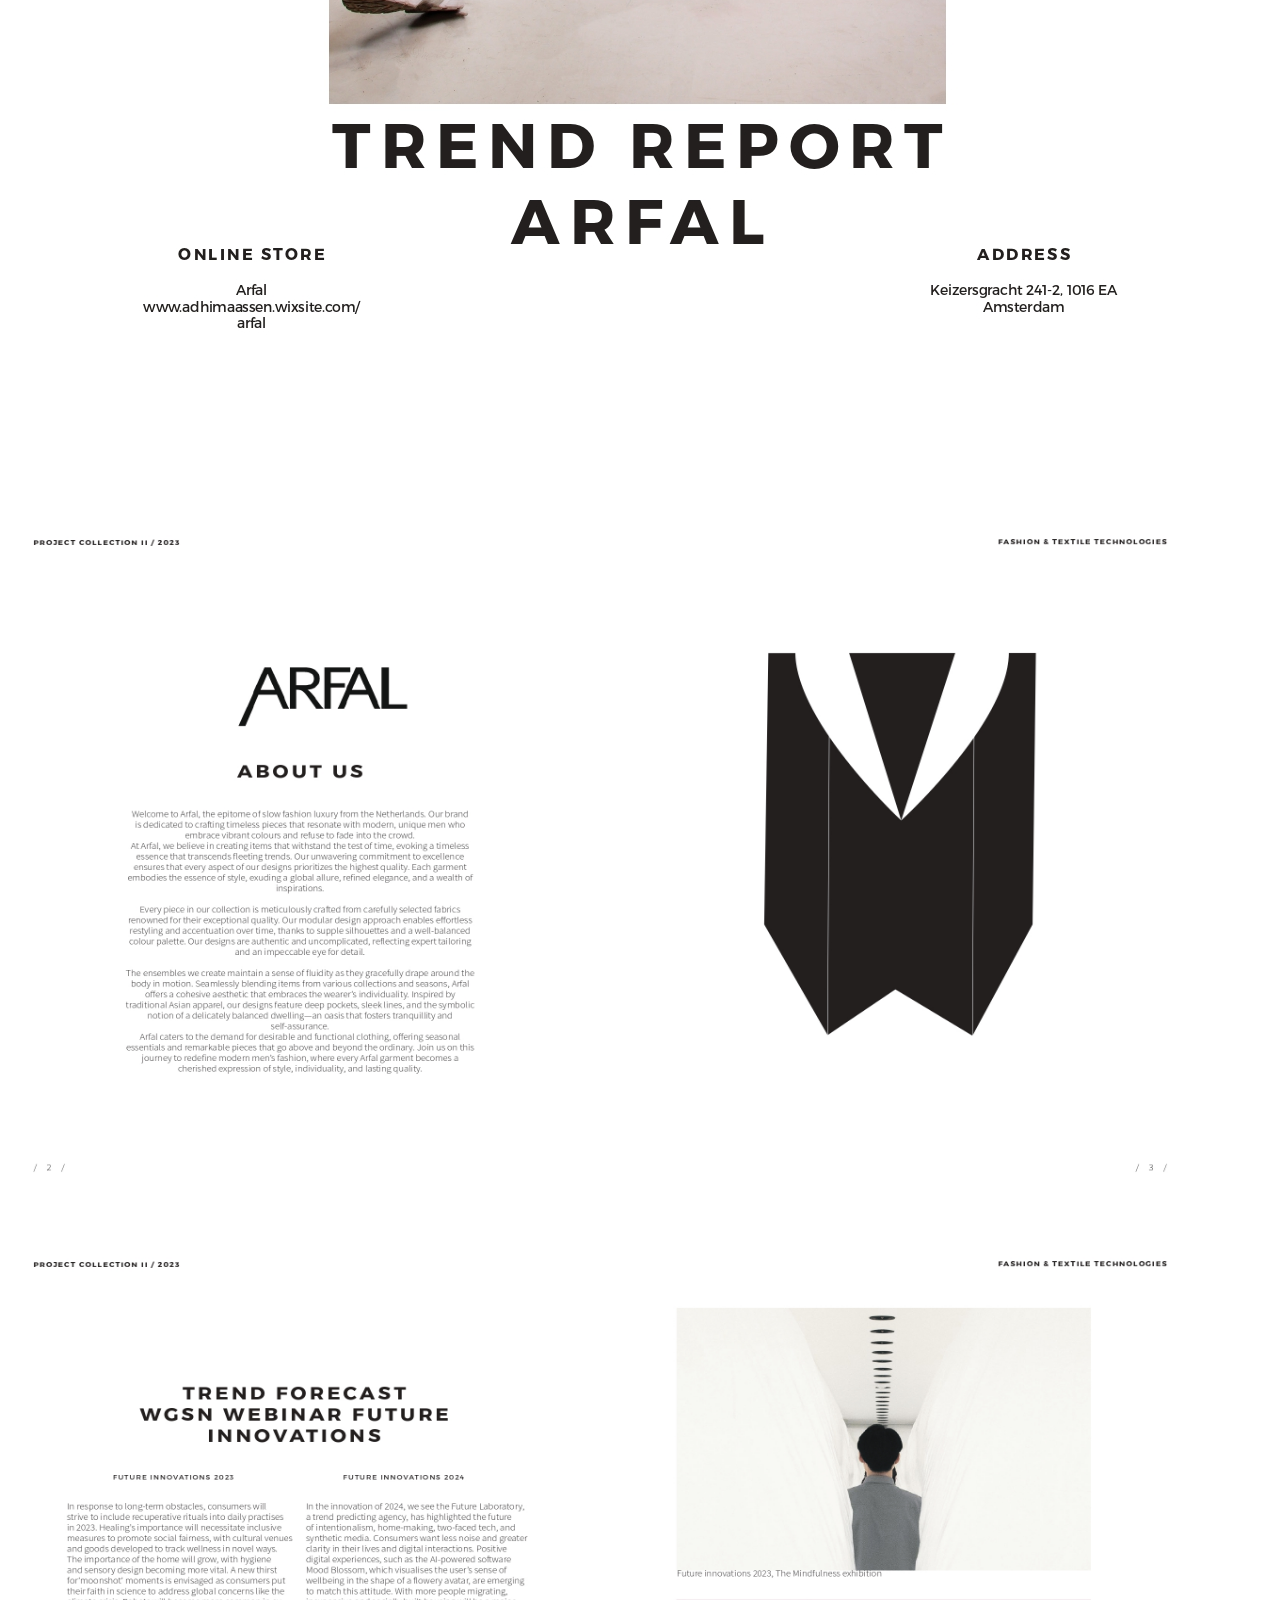
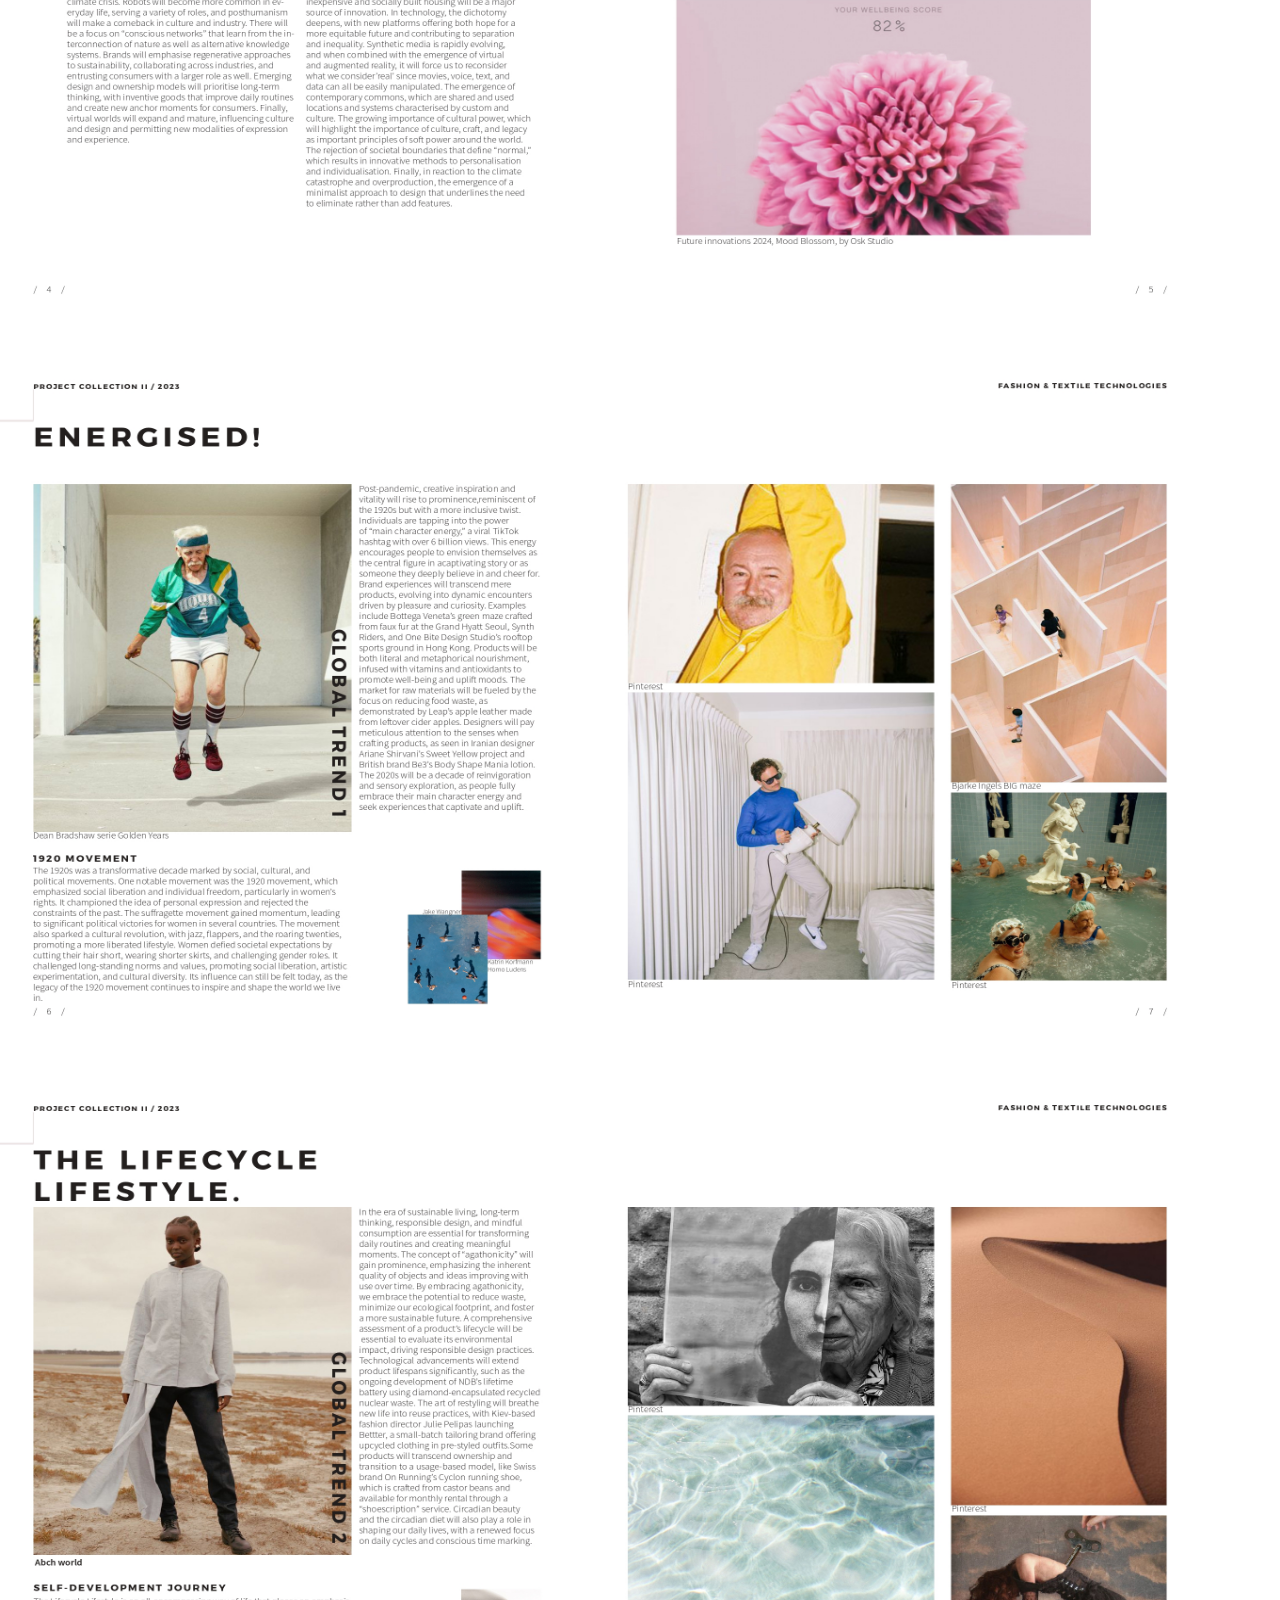
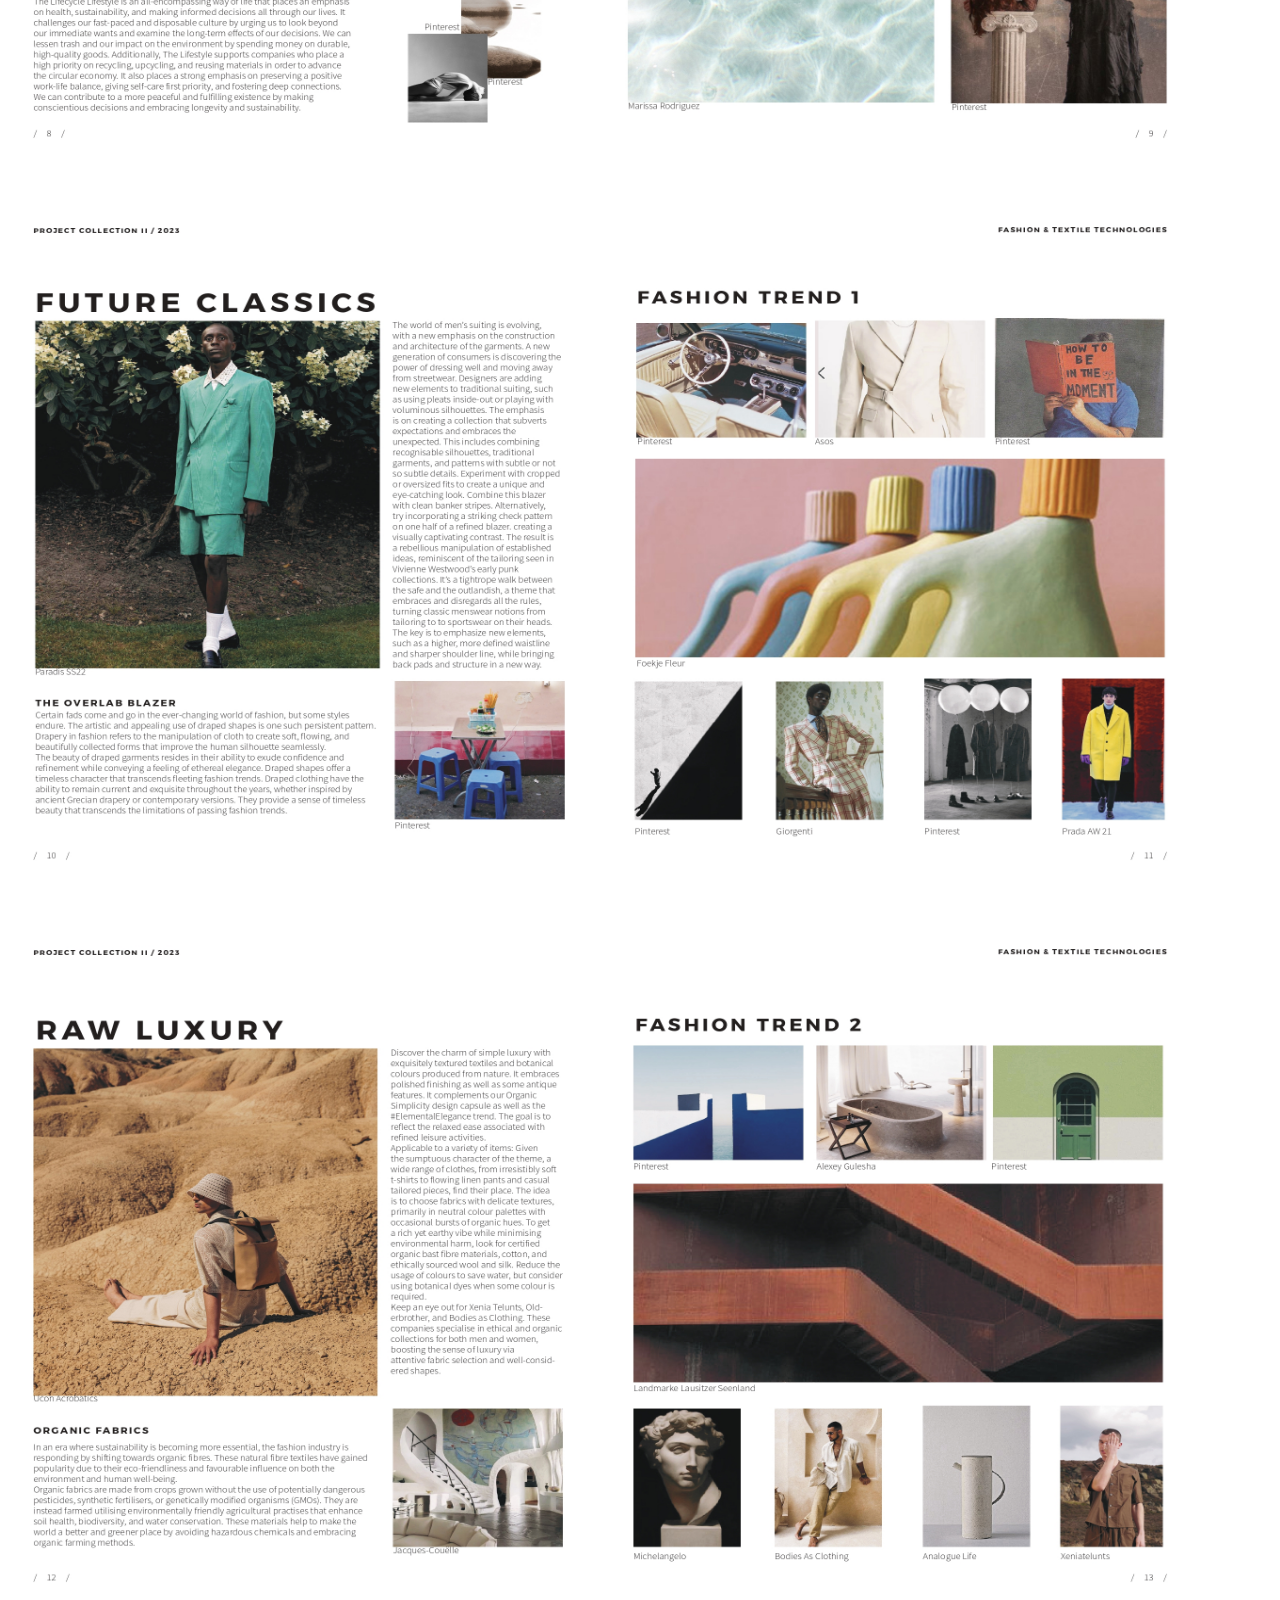
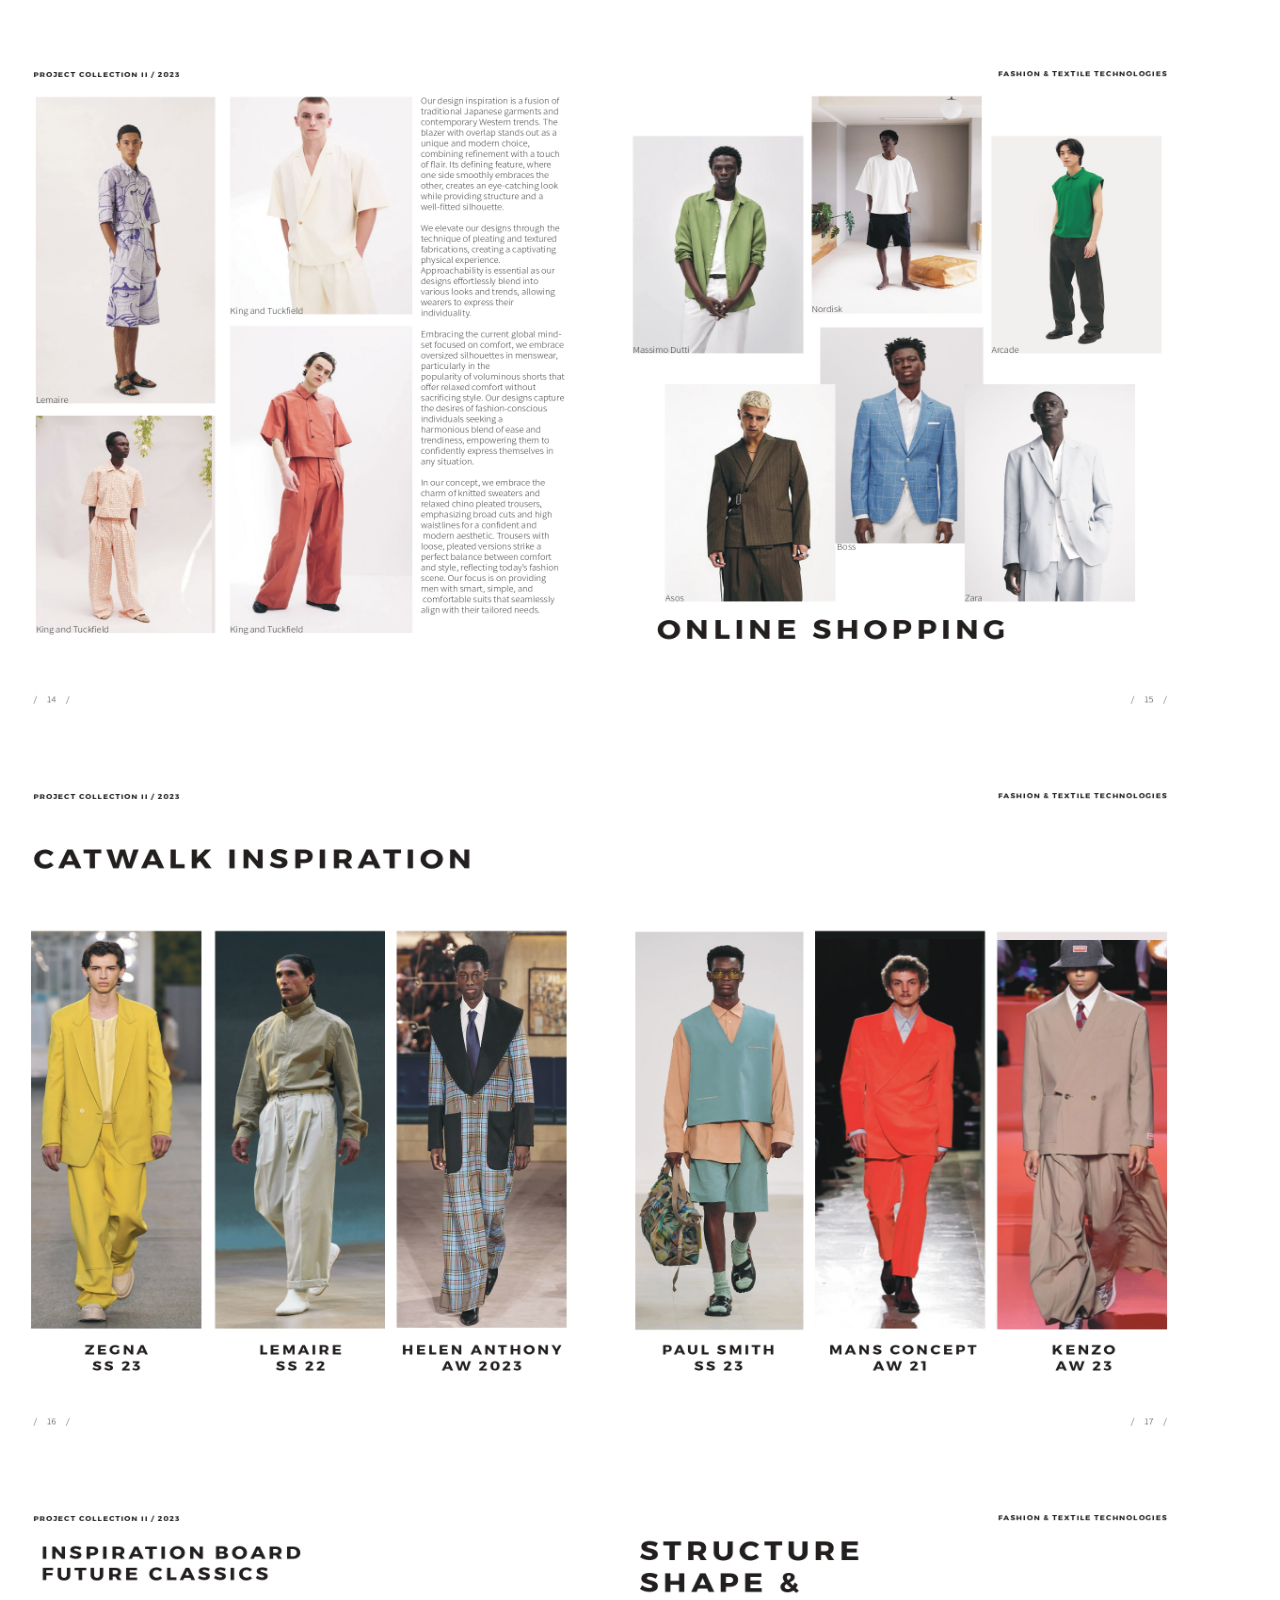
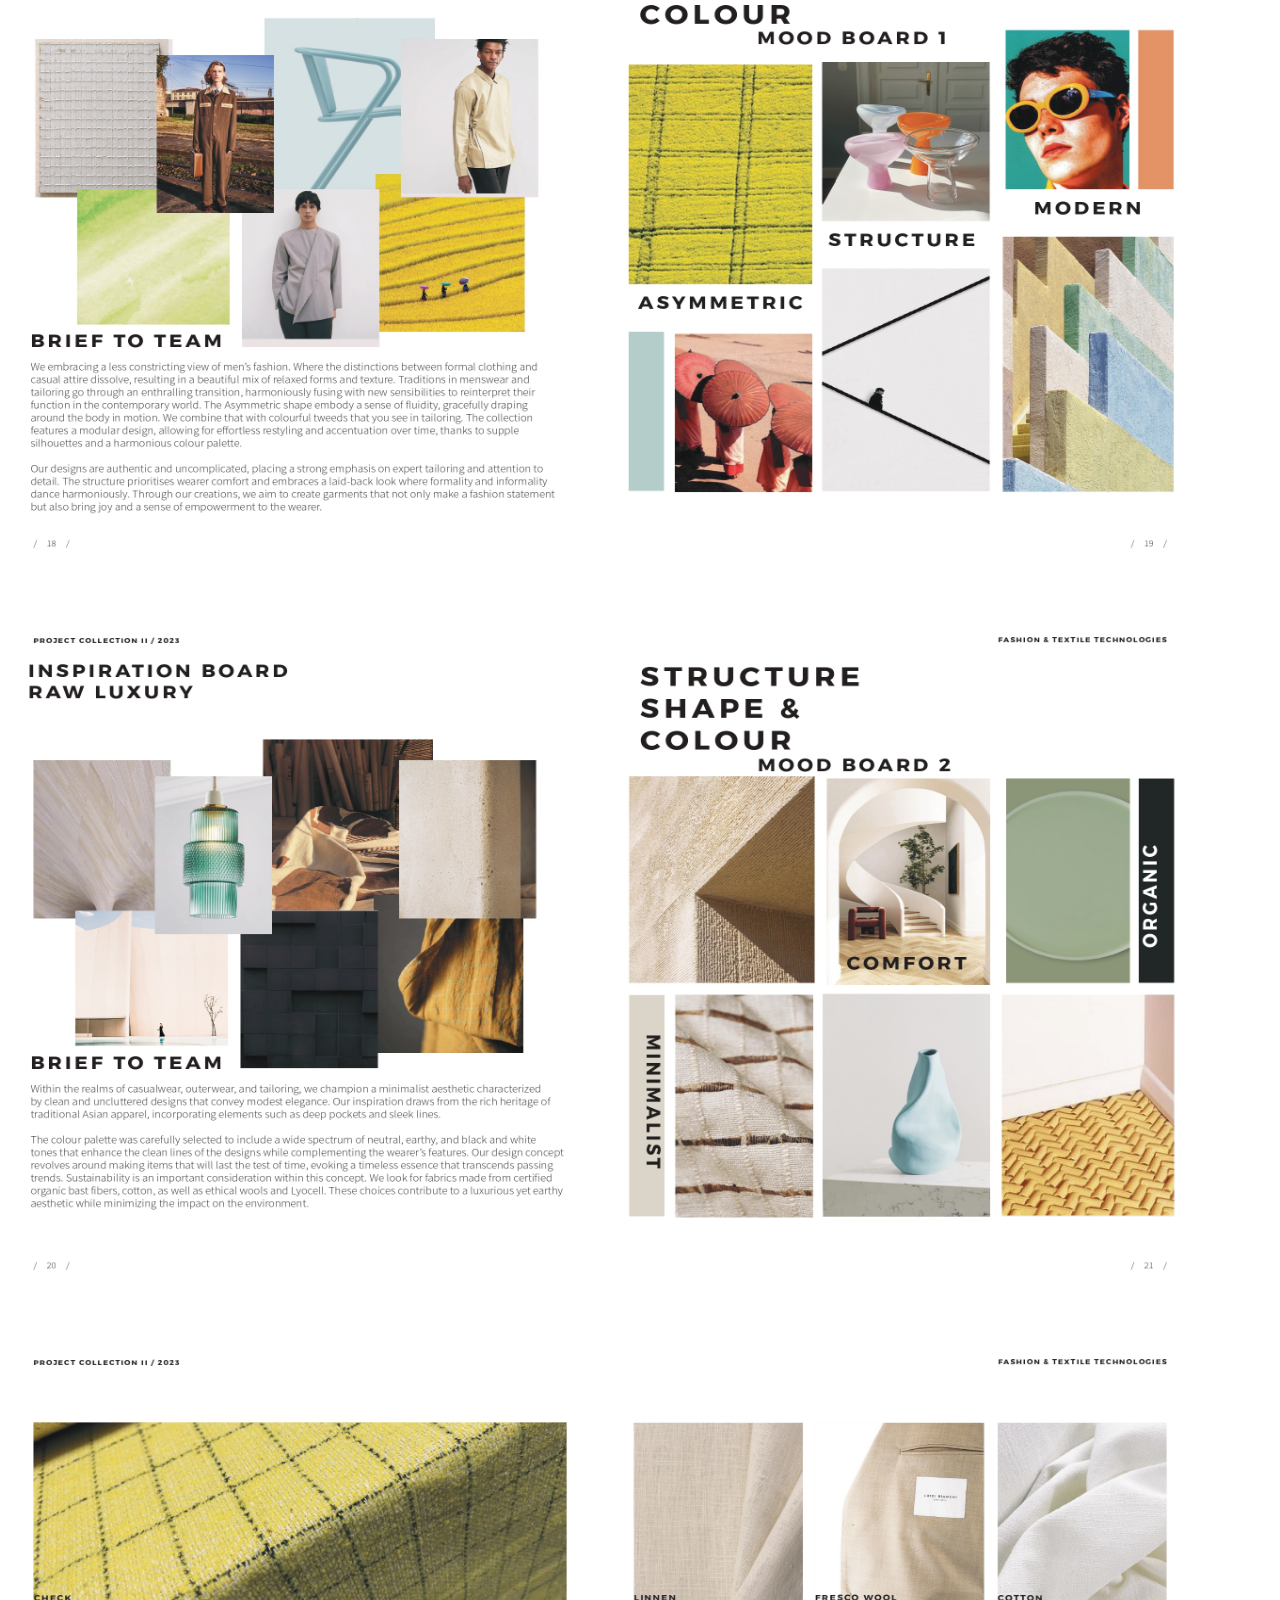
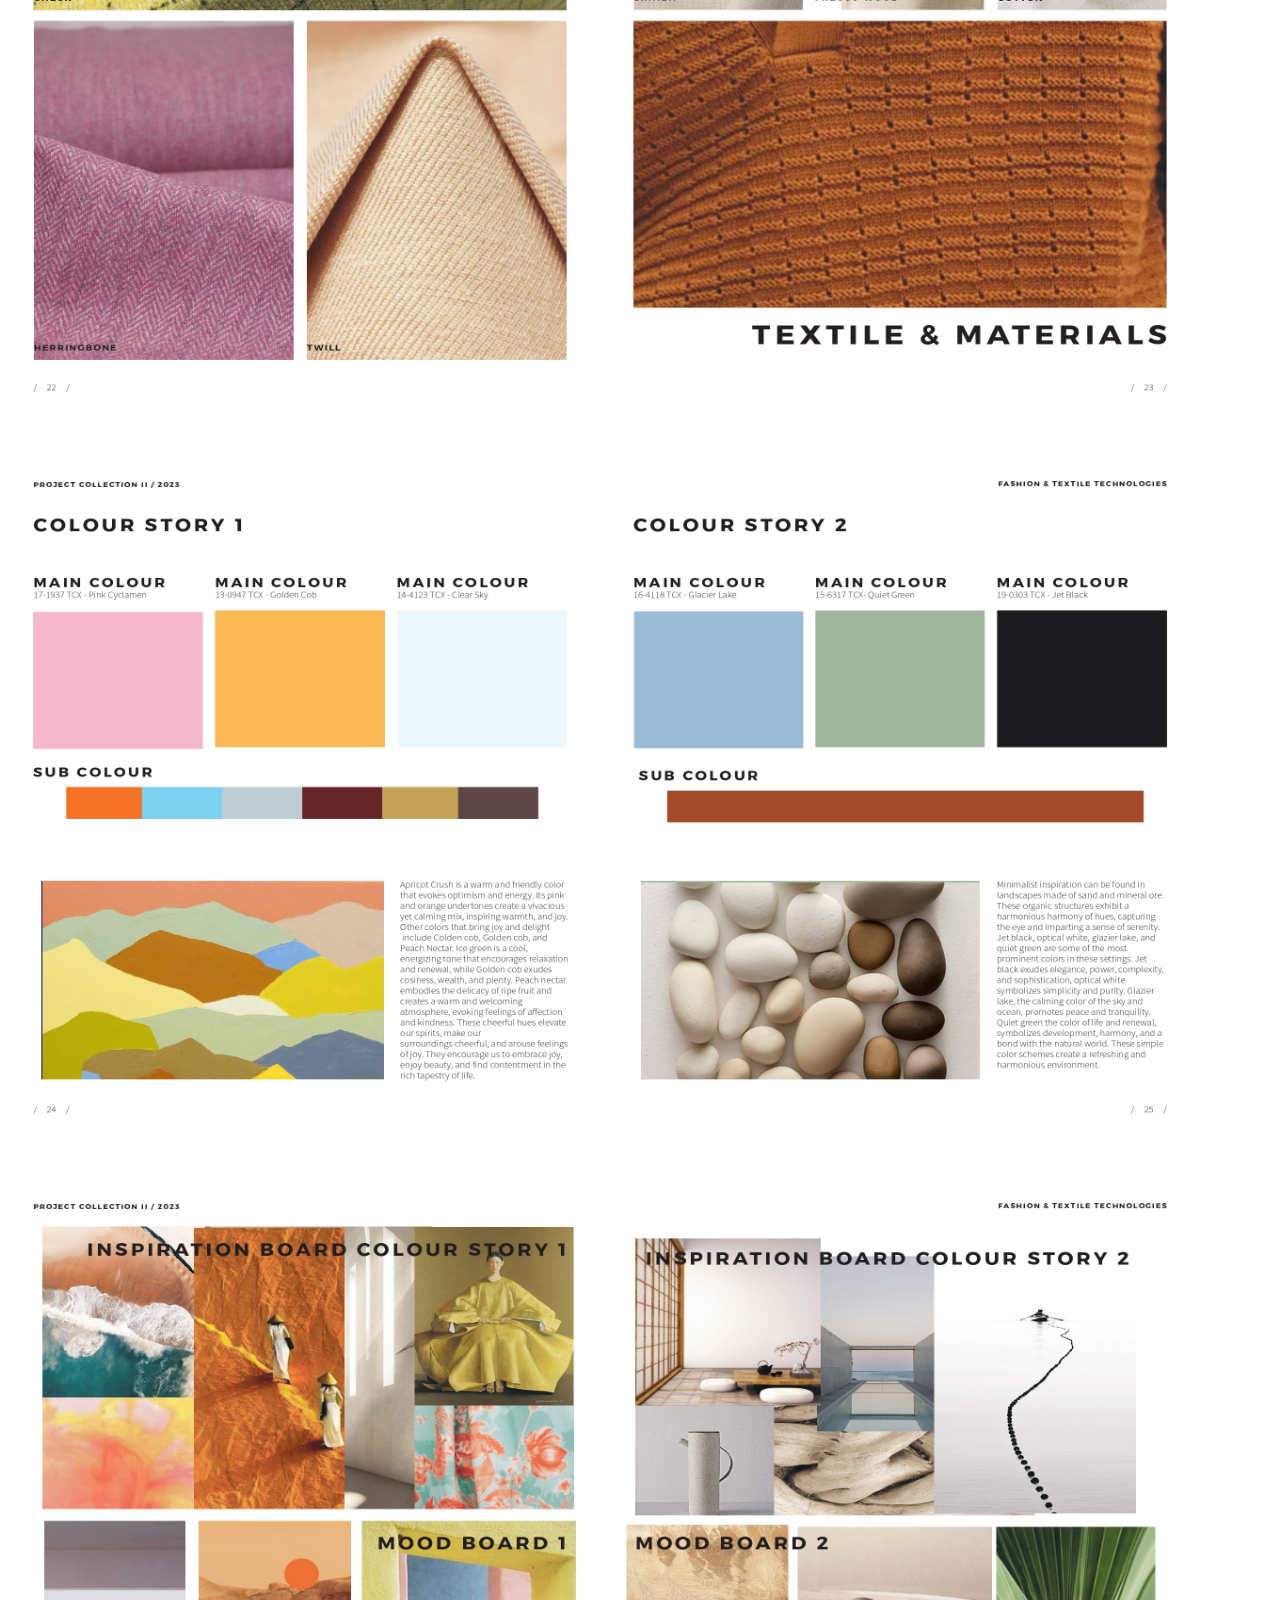
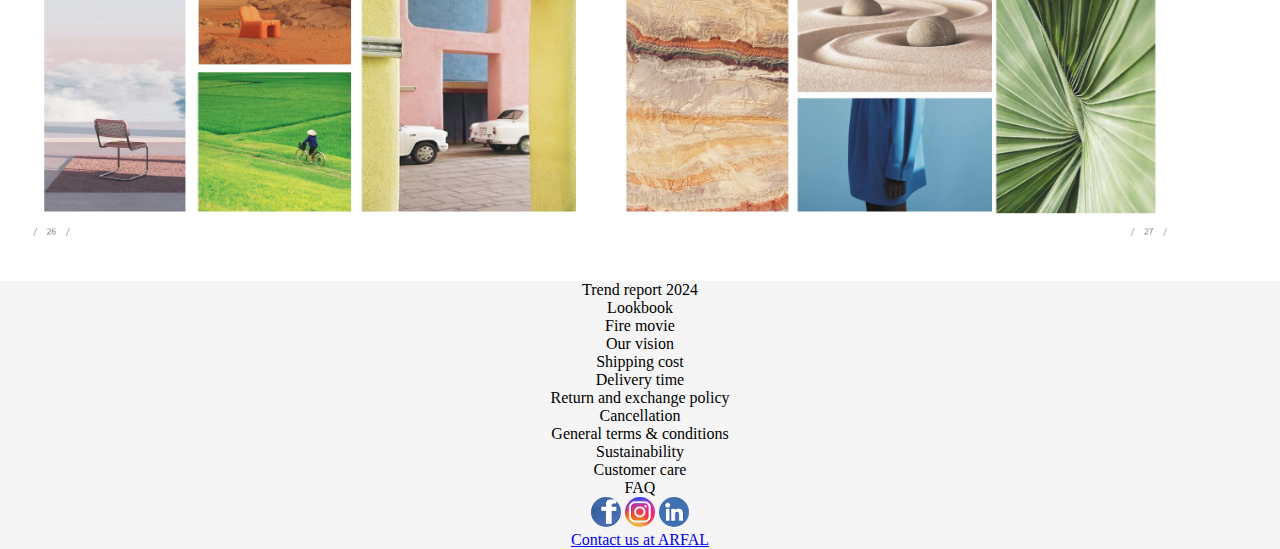
<file: trend.html>
<!DOCTYPE html>
<html lang="en">
<head>
  <link href="https://cdn.jsdelivr.net/npm/bootstrap@5.3.2/dist/css/bootstrap.min.css" rel="stylesheet" integrity="sha384-T3c6CoIi6uLrA9TneNEoa7RxnatzjcDSCmG1MXxSR1GAsXEV/Dwwykc2MPK8M2HN" crossorigin="anonymous">
    <script src="https://cdn.jsdelivr.net/npm/bootstrap@5.3.2/dist/js/bootstrap.bundle.min.js" integrity="sha384-C6RzsynM9kWDrMNeT87bh95OGNyZPhcTNXj1NW7RuBCsyN/o0jlpcV8Qyq46cDfL" crossorigin="anonymous"></script>
    <link rel="preconnect" href="https://fonts.googleapis.com">
<link rel="preconnect" href="https://fonts.gstatic.com" crossorigin>
<link href="https://fonts.googleapis.com/css2?family=Lobster&display=swap" rel="stylesheet">
    <link rel="stylesheet" href="style.css">
    <link rel="icon" type="image/x-icon" href="favicon.png">
    <meta charset="UTF-8">
    <title>ARFAL Apparel for men</title>
</head>
<body>
  <!-- <hr class="hr1"> -->
    <!--Navigation Bar Starts here-->
    <div id="navbar">
        <div id="logo">
          <!--<marquee behavior="" direction="right" scrollment="2">-->
          <img src="images/brand logo.jpg" alt="ARFAL" id="logoimg" title="ARFAL" />
        </div>
        <!--Navigation Links Starts here-->
        <div id="navlinks">
          <div><a href="index.html" class="linksanchor">Home</a></div>
          <div><a href="store.html" class="linksanchor">Store</a></div>
          <div><a href="trend.html" class="linksanchor currentpage">Trend</a></div>
          <div><a href="aboutus.html" class="linksanchor">About us</a></div>
          <div><a href="sustainability.html" class="linksanchor">Sustainability</a></div>
          <div><img src="images/loging logo.png" alt="login" id="logoimg" title="Login"></div>
          <div><a href="login.html" class="linksanchor">Login</a></div>
          <div><img src="images/shopping logo.png" alt="shopping" id="logoimg" title="Cart"></div>
          <div><a href="shoppingcart.html" class="linksanchor">Shopping cart</a></div>
        </div>
      </div>
    <!--Navigation Bar Ends here-->
    <!-- <hr class="hr1"> -->
    <div id="navbar2">
        <marquee behavior="" direction="left" scrollment="2">
            *Welcome at Arfal slow fashion luxury from The Netherlands crafted for You*   *Timeless pieces for modern unique young men*   *To be cherished and worn longer that one season*   *Buy less-choose well-make last*   *Please check out our blog where we look at sustainability from a fun and practicle side*   *Here we also talk about much loved items that have stood the test of time*   *Let us know when you are happy with our products but make sure you also tell us where we can improve* 
        </marquee>
    </div>
    <!-- Content of the page starts here -->
    <div id="trendreport">
      <br>
      <div id="carouselExampleCaptions" class="carousel slide">
          <div class="carousel-indicators">
              <button type="button" data-bs-target="#carouselExampleCaptions" data-bs-slide-to="0" class="active" aria-current="true" aria-label="Slide 1"></button>
              <button type="button" data-bs-target="#carouselExampleCaptions" data-bs-slide-to="1" aria-label="Slide 2"></button>
              <button type="button" data-bs-target="#carouselExampleCaptions" data-bs-slide-to="2" aria-label="Slide 3"></button>
              <button type="button" data-bs-target="#carouselExampleCaptions" data-bs-slide-to="3" aria-label="Slide 4"></button>
              <button type="button" data-bs-target="#carouselExampleCaptions" data-bs-slide-to="4" aria-label="Slide 5"></button>
              <button type="button" data-bs-target="#carouselExampleCaptions" data-bs-slide-to="5" aria-label="Slide 6"></button>
              <button type="button" data-bs-target="#carouselExampleCaptions" data-bs-slide-to="6" aria-label="Slide 7"></button>
          </div>
          <div class="carousel-inner">
              <div class="carousel-item active">
                  <div class="center1">
                      <img src="images/img1.jpg" class="d-block size1" alt="...">
                      <div class="carousel-caption d-none d-md-block"></div>
                  </div>
              </div>
              <div class="carousel-item">
                  <div class="center1">
                      <img src="images/img2.jpg" class="d-block size1" alt="...">
                      <div class="carousel-caption d-none d-md-block"></div>
                  </div>
              </div>
              <div class="carousel-item">
                  <div class="center1">
                      <img src="images/img3.jpg" class="d-block size1" alt="...">
                      <div class="carousel-caption d-none d-md-block"></div>
                  </div>
              </div>
              <div class="carousel-item">
                  <div class="center1">
                      <img src="images/img4.jpg" class="d-block size1" alt="...">
                      <div class="carousel-caption d-none d-md-block"></div>
                  </div>
              </div>
              <div class="carousel-item">
                  <div class="center1">
                      <img src="images/img5.jpg" class="d-block size1" alt="...">
                      <div class="carousel-caption d-none d-md-block"></div>
                  </div>
              </div>
              <div class="carousel-item">
                  <div class="center1">
                      <img src="images/img6.jpg" class="d-block size1" alt="...">
                      <div class="carousel-caption d-none d-md-block"></div>
                  </div>
              </div>
              <div class="carousel-item">
                  <div class="center1">
                      <img src="images/img7.jpg" class="d-block size1" alt="...">
                      <div class="carousel-caption d-none d-md-block"></div>
                  </div>
              </div>
          </div>
          <button class="carousel-control-prev" type="button" data-bs-target="#carouselExampleCaptions" data-bs-slide="prev">
              <span class="carousel-control-prev-icon" aria-hidden="true"></span>
              <span class="visually-hidden">Previous</span>
          </button>
          <button class="carousel-control-next" type="button" data-bs-target="#carouselExampleCaptions" data-bs-slide="next">
              <span class="carousel-control-next-icon" aria-hidden="true"></span>
              <span class="visually-hidden">Next</span>
          </button>
      </div>
  </div>
  
    <div class="trendreport">
      <div><img src="images/trendreport_page-0001.jpg" alt="trend" class="reportcover" title="report"></div>
      <br>
      <div><img src="images/trendreport_page-0002.jpg" alt="trend" class="report" title="report"></div>
      <br>
      <div><img src="images/trendreport_page-0003.jpg" alt="trend" class="report" title="report"></div>
      <br>
      <div><img src="images/trendreport_page-0004.jpg" alt="trend" class="report" title="report"></div>
      <br>
      <div><img src="images/trendreport_page-0005.jpg" alt="trend" class="report" title="report"></div>
      <br>
      <div><img src="images/trendreport_page-0006.jpg" alt="trend" class="report" title="report"></div>
      <br>
      <div><img src="images/trendreport_page-0007.jpg" alt="trend" class="report" title="report"></div>
      <br>
      <div><img src="images/trendreport_page-0008.jpg" alt="trend" class="report" title="report"></div>
      <br>
      <div><img src="images/trendreport_page-0009.jpg" alt="trend" class="report" title="report"></div>
      <br>
      <div><img src="images/trendreport_page-0010.jpg" alt="trend" class="report" title="report"></div>
      <br>
      <div><img src="images/trendreport_page-0011.jpg" alt="trend" class="report" title="report"></div>
      <br>
      <div><img src="images/trendreport_page-0012.jpg" alt="trend" class="report" title="report"></div>
      <br>
      <div><img src="images/trendreport_page-0013.jpg" alt="trend" class="report" title="report"></div>
      <br>
      <div><img src="images/trendreport_page-0014.jpg" alt="trend" class="report" title="report"></div>
      <br>
    </div>
    </div>
    <!-- Content of the page ends here -->
    
    <!-- Footer starts here -->
    <div id="footer">
      <div id="footerlinks">
        <div class="footerbody">
          <ul>
            <li><a href="trend.html" class="linksanchor">Trend report 2024</a></li>
            <li><a href="trend.html" class="linksanchor">Lookbook</a></li>
            <li><a href="aboutus.html" class="linksanchor">Fire movie</a></li>
            <li><a href="aboutus.html" class="linksanchor">Our vision</a></li>
            <li><a href="store.html" class="linksanchor">Shipping cost</a></li>
            <li><a href="store.html" class="linksanchor">Delivery time</a></li>
            <li><a href="store.html" class="linksanchor">Return and exchange policy</a></li>
            <li><a href="store.html" class="linksanchor">Cancellation</a></li>
            <li><a href="store.html" class="linksanchor">General terms & conditions</a></li>
            <li><a href="sustainability.html" class="linksanchor">Sustainability</a></li>
            <li><a href="login.html" class="linksanchor">Customer care</a></li>
            <li><a href="FAQ.html" class="linksanchor">FAQ</a></li>
          </ul>
        </div>
      </div>
      <div id="socialmedia">
        <a href="www.facebook.com" target="_blank"><img src="images/facebook.png" alt="Facebook" class="mediaimg" title="Tanjila Rahman Mounita Facebook"></a>
        <a href="www.instagram.com" target="_blank"><img src="images/instagram.png" alt="Instagram" class="mediaimg" title="Tanjila Rahman Mounita Instagram"></a>
        <a href="www.linkedin.com" target="_blank"><img src="images/linkedin.png" alt="LinkedIn" class="mediaimg" title="Tanjila Rahman Mounita LinkedIn"></a>
      </div>
      <div id="footercontact">
        <a href="login.html"> Contact us at ARFAL </a>
      </div>
    </div>
    <!-- Footer ends here -->
</body>
</html>
</file>
<file: style.css>
*{
    margin: 0px;
    padding: 0px;
    box-sizing: content-box;
    }
      #wrapper {
        min-height: 100%;
        position: relative;
        padding-top: 5%;
      }
      .currentpage{
        border: 2px  solid black;
        border-radius: 20px;
    }
    /* Navigation Bar Styles Start Here*/
    #navbar{
        display:flex;
       /* justify-content: space-evenly;*/
       height: 200px;
       justify-content: space-around; 
       align-items: center; 
       background-color: whitesmoke;
       font-family: Josefin Sans;
    }
#logo{
    position: absolute;
    left:2%;
}
#logo img{
    width: 20%;
    height:15%;
    padding:15px;
}
#navlinks{
    display: flex; /* flexbox for horizontal alignment */
    justify-content: space-around; 
    align-items: center; /* Vertically center items */
    position:absolute;
    right:0%;
    font-size: larger;
  }
  .linksanchor {
    text-decoration: none;
    padding: 10px 20px; 
    color: #000; 
  }
  #Content {
    position: relative;
    right: 0;
    font-size: larger;
  }
  .content-row {
    display: flex;
    align-items: center;
  }
  .links ul {
    list-style-type: none;
    margin: 0;
    padding: 0;
    align-items: left;
  }
  .linksanchor {
    text-decoration: none;
    padding: 10px 20px;
    color: #000;
  }
  .image-container {
    text-align: center;
    margin-left: 0px;
    padding-bottom: 5%;
  } 
/* homepage styles ends here */
/* Store style starts here */
#store{
  /* min-height: 700px; */
  display:flex;
  justify-content: space-evenly;
  align-items: center;
}
.product{
  padding-bottom: 5%;
  /* margin:10px; */
  /* border-radius: 25px; */
}
.itemimage {
  height:300px;
  width:400px;
  /* border-radius: 25px; */
}
.itemimage:hover {
  transform: scale (1.2);
  transition: 1s;
}

/* store styles ends here */
/* trend style starts here */

.reportcover{
  width: 300;
  height: 600;
  text-align: center;
}
.report{
  width: 1200px;
  height: 700px;
}
#trendreport{
  background-color: rgb(173, 173, 175);
  text-align: center;
  padding-bottom: 2%; 
}
.center1 {
  display: flex;
  justify-content: center;
  align-items: center;
  height: 100%; /* Ensure that the container takes the full height */
}
#carouselExampleCaptions .carousel-indicators button {
  background-color: black; }

#carouselExampleCaptions .carousel-control-prev-icon,
#carouselExampleCaptions .carousel-control-next-icon {
  fill: black
}
.visually-hidden{
  color: black;
}

/* trend style ends here */
/* Login style starts here */

  #container {
    display: flex;
    justify-content: center;
    align-items: center;
  }
.discount {
 padding-top: 0%;
  display: flex;
    padding-left: 20%;
}
@keyframes diagonalShake {
  0%, 100% {
      transform: translate(0, 0);
  }
  10%, 30%, 50%, 70%, 90% {
      transform: translate(-10px, -10px);
  }
  20%, 40%, 60%, 80% {
      transform: translate(10px, 10px);
  }
}

.shaking-image {
  animation: diagonalShake 3s infinite; /* Adjust duration as needed */
}
#login{
  min-height: 700px;
  padding-top: 5%;
  font-size: larger;
  font-family: Josefin Sans;
}
/* Login style ends here */
  /* Footer styles start here */
/* About us starts here */
#vison{
font-family: Josefin Sans;
text-align: center;
}
  .font1{
    font-family: Josefin Sans;
    font-size: 30px;
    font-weight: 200;
    color: black;
    text-align: center;
    padding-top: 5%;
    padding-bottom: 3%;
  }
  .font2{
    font-family: Josefin Sans;
    font-size: 20px;
    color: black;
    text-align: center;
    padding-bottom: 5%;
    padding-left: 10%;
    padding-right: 10%;
  }
  #brandmovie{
    text-align: center;
    padding-bottom: 5%;
    position: relative;
  }
  /* About us ends here */
  /* Sustainability style starts here */
  #title{
    padding: 2%;
    padding-top: 5%;
    text-align: center;
    font-size: larger;
    font-family: Josefin Sans;
  }
  #subtitle{
    padding: 2%;
    text-align: center;
    font-size: larger;
    font-family: Josefin Sans;
  }
  #image{
    text-align: center;
}
#report{
  position: relative;
}
#report{
  text-align: center;
  padding: 2%;
}
  /* Sustainability style ends here */
  /* Footer styles starts here */
#footer{
    min-height: 50px;
    background-color:whitesmoke;
    text-align: center;
    bottom: auto;
    list-style-type: none;
}

.footerbody ul{
  list-style-type: none;
}
/*Social Media Style Starts*/
#socialmedia{
  width:100%;
}
.mediaimg{
  border-radius: 100px;
  width: 30px;
  height: 30px;
}
.mediaimg:hover{
  /* transform: scale (1.2); */
  /* transition: 1s; */
  box-shadow: 0px 0px 31px 6px rgba(19,235,0,0.75);
}
/*Social Media Style Ends*/
/* Footer styles end here */
</file>
